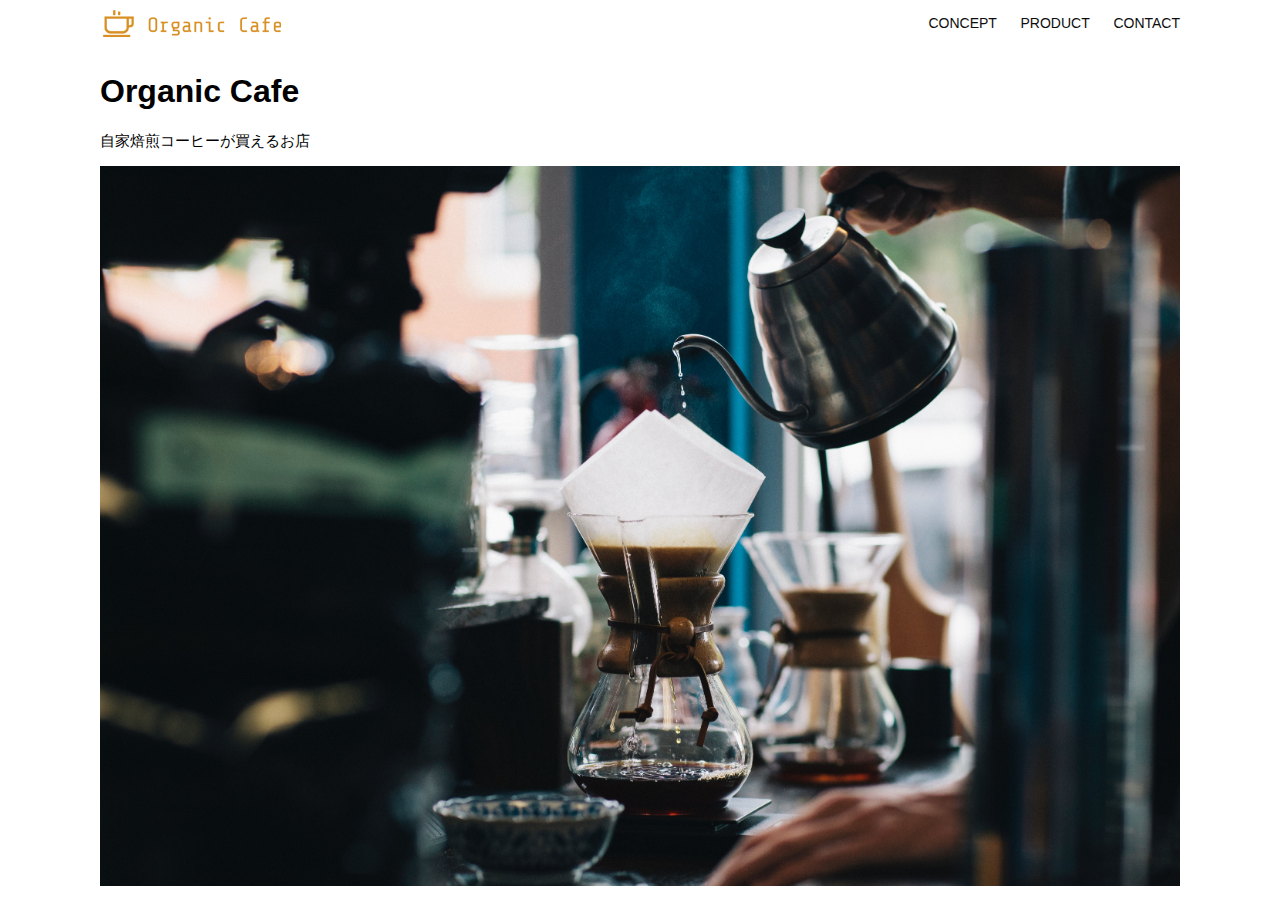
<file: html-css-kadai_013/index.html>
<!DOCTYPE html>
<html>
  <head>
    <title>Organic Cafe</title>
    <meta charset="UTF-8" />
    <meta name="description" content="自家焙煎のコーヒーがお家で楽しめるOrganic Cafe"/>
    <meta name="viewport" content="width=device-width, initial-scale=1.0" />
    <link rel="stylesheet" href="style.css" />
  </head>
  <body>
    <!-- ヘッダー -->
    <header>
      <!-- ロゴ -->
      <a href="index.html" id="logo"><img src="images/logo.png" alt="トップページに戻る"/></a>

      <!-- PC用ナビゲーション -->
      <nav id="nav-pc">
        <a href="index.html#concept">CONCEPT</a>
        <a href="index.html#product">PRODUCT</a>
        <a href="index.html#contact">CONTACT</a>
      </nav>
      <!-- スマホ用メニューボタン -->
    <img id="menu-sp" src="images/button-menu.png" alt="ナビゲーションを開く" onclick="document.getElementById('nav-sp').style.display = 'block'">

    <!-- スマホ用ナビゲーション -->
    <nav id="nav-sp">
      <ul>
        <li>
            <img id="close" src="images/button-close.png" alt="ナビゲーションを閉じる" onclick="document.getElementById('nav-sp').style.display = 'none'">
        </li>
        <li>
            <a id="logo-sp" href="index.html" onclick="document.getElementById('nav-sp').style.display = 'none'">
                <img src="images/logo-sp.png" alt="トップページに戻る">
            </a>
        </li>
        <li>
            <a class="menu" href="index.html#concept" onclick="document.getElementById('nav-sp').style.display = 'none'">CONCEPT</a>
        </li>
        <li>
            <a class="menu" href="index.html#product" onclick="document.getElementById('nav-sp').style.display = 'none'">PRODUCT</a>
        </li>
        <li>
            <a class="menu" href="index.html#contact" onclick="document.getElementById('nav-sp').style.display = 'none'">CONTACT</a>
        </li>
      </ul>
    </nav>
    </header>

    <main>
      <article>
        <!-- メインビジュアル -->
        <section id="main-visual">
          <div id="main-message">
            <h1>Organic Cafe</h1>
            <p>自家焙煎コーヒーが買えるお店</p>
          </div>
          <img src="images/main-image.jpg" alt="コーヒーをハンドドリップで淹れる画像"/>
        </section>
      </article>
    </main>
  </body>
</html>
</file>
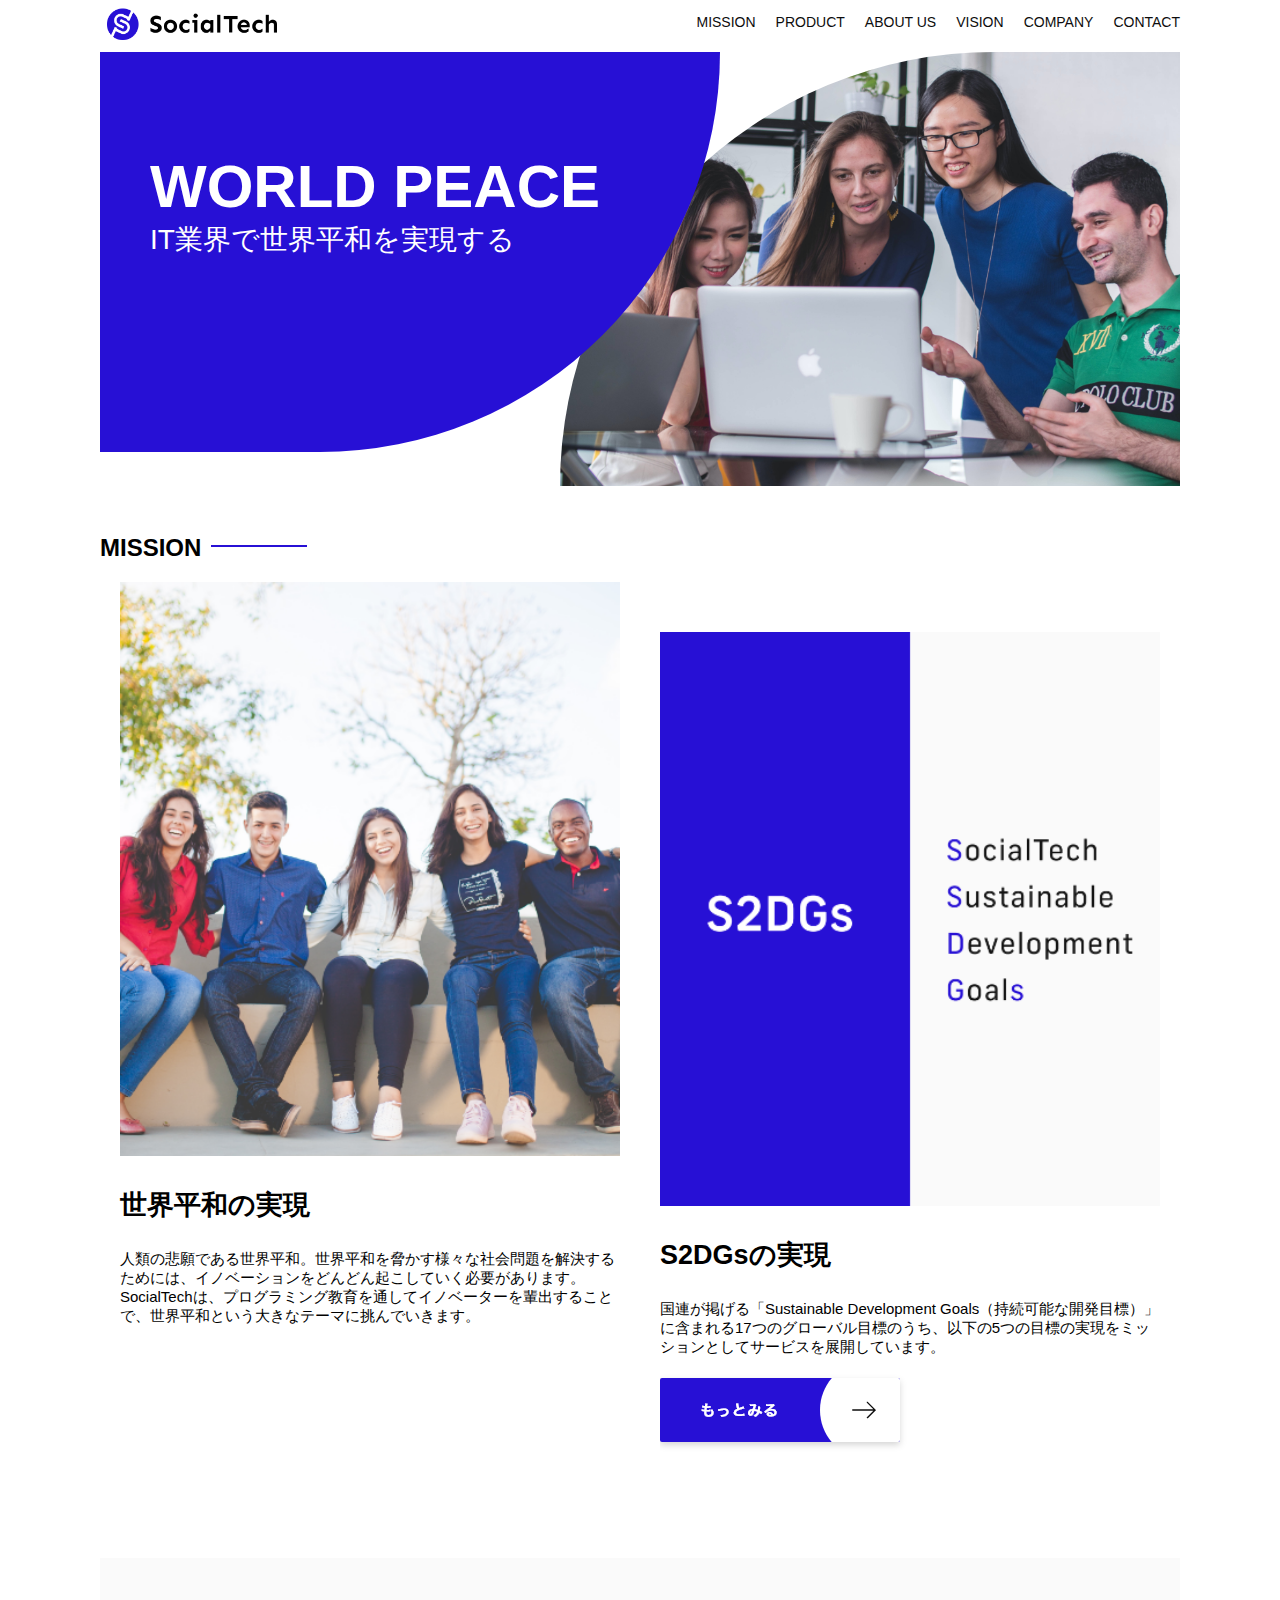
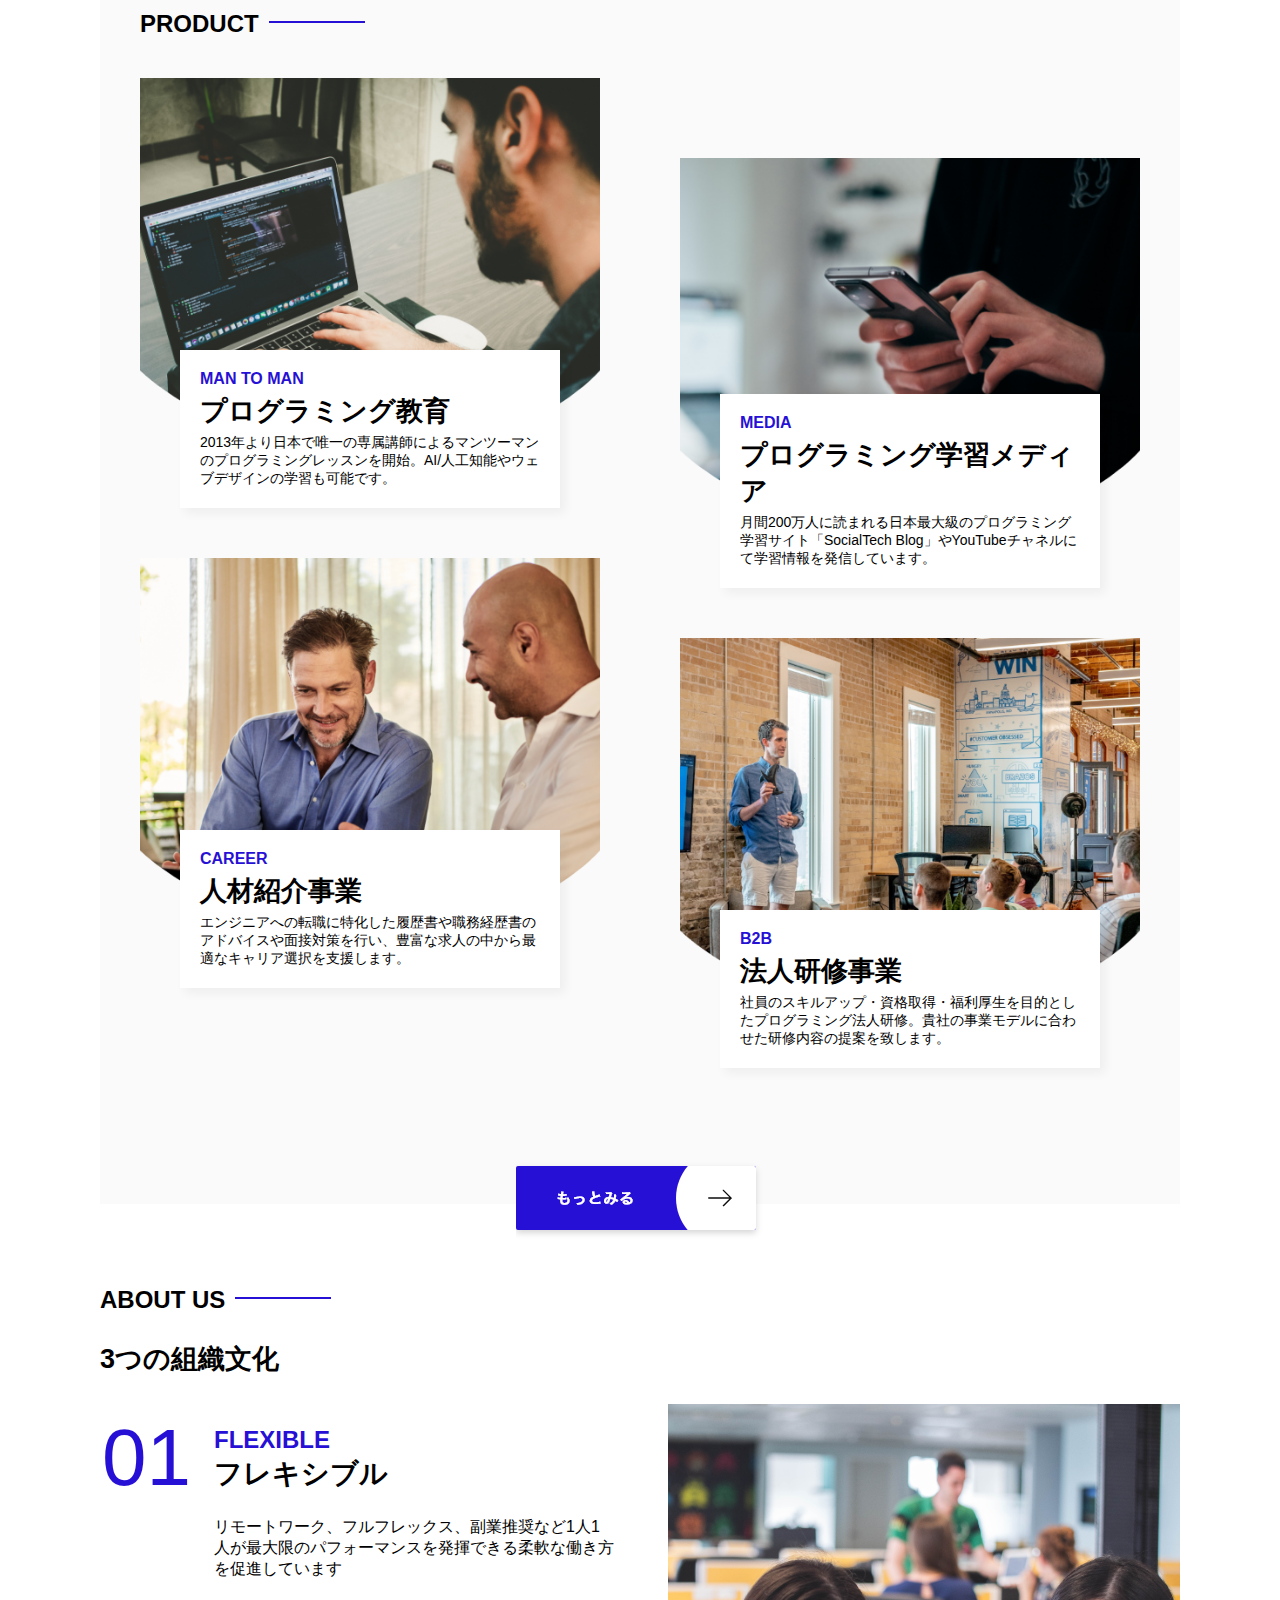
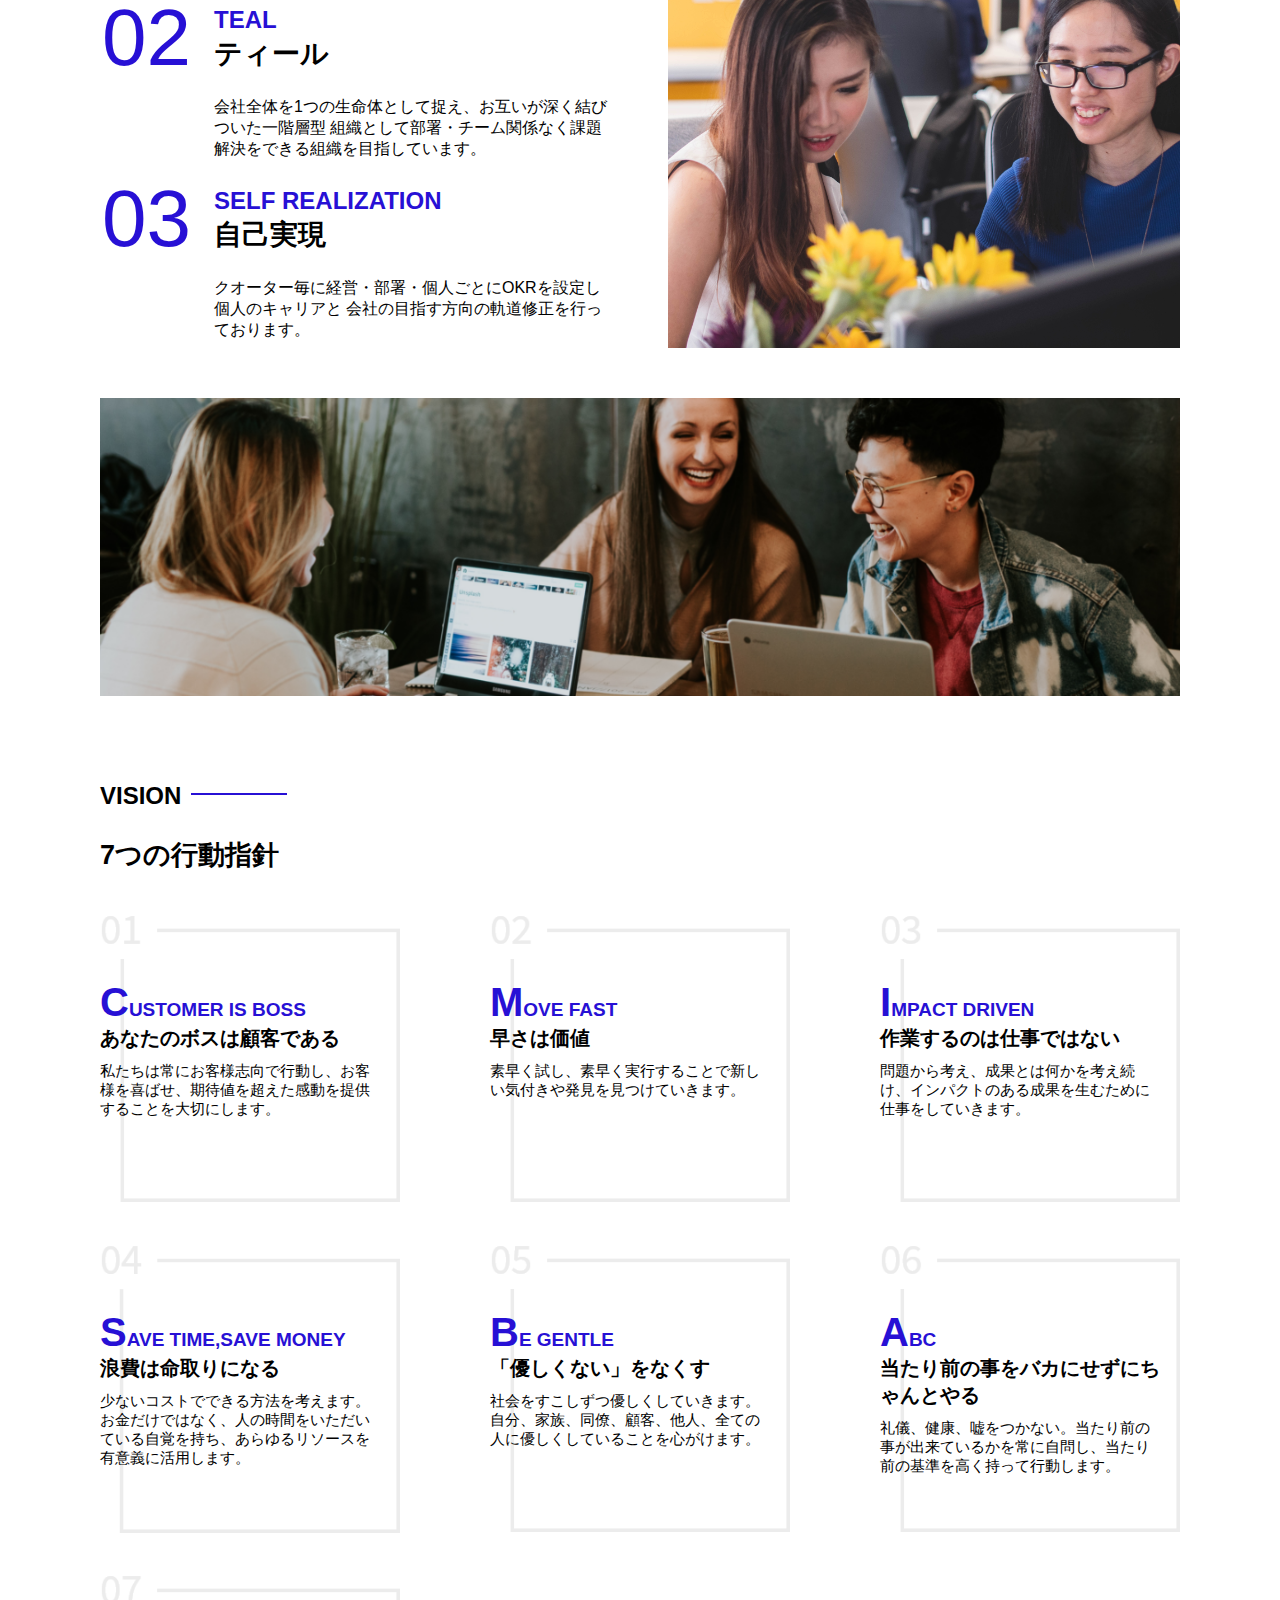
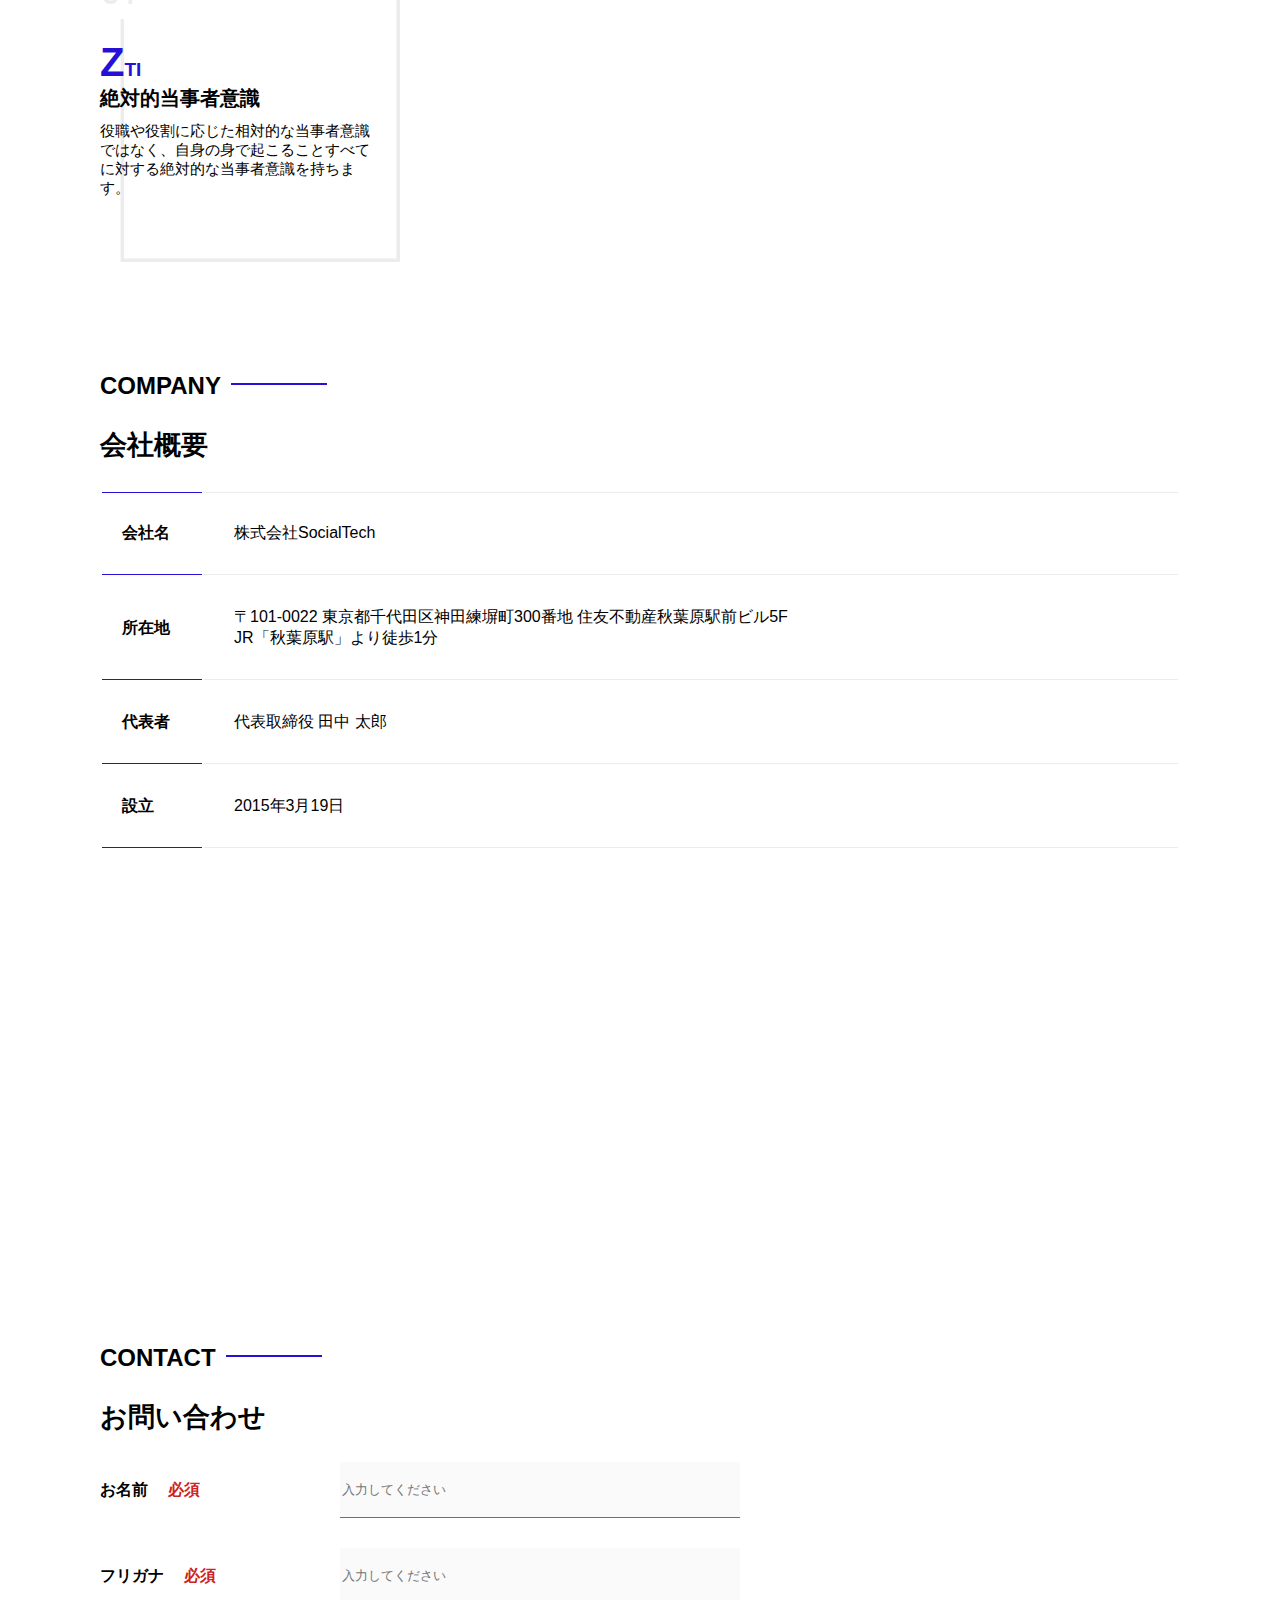
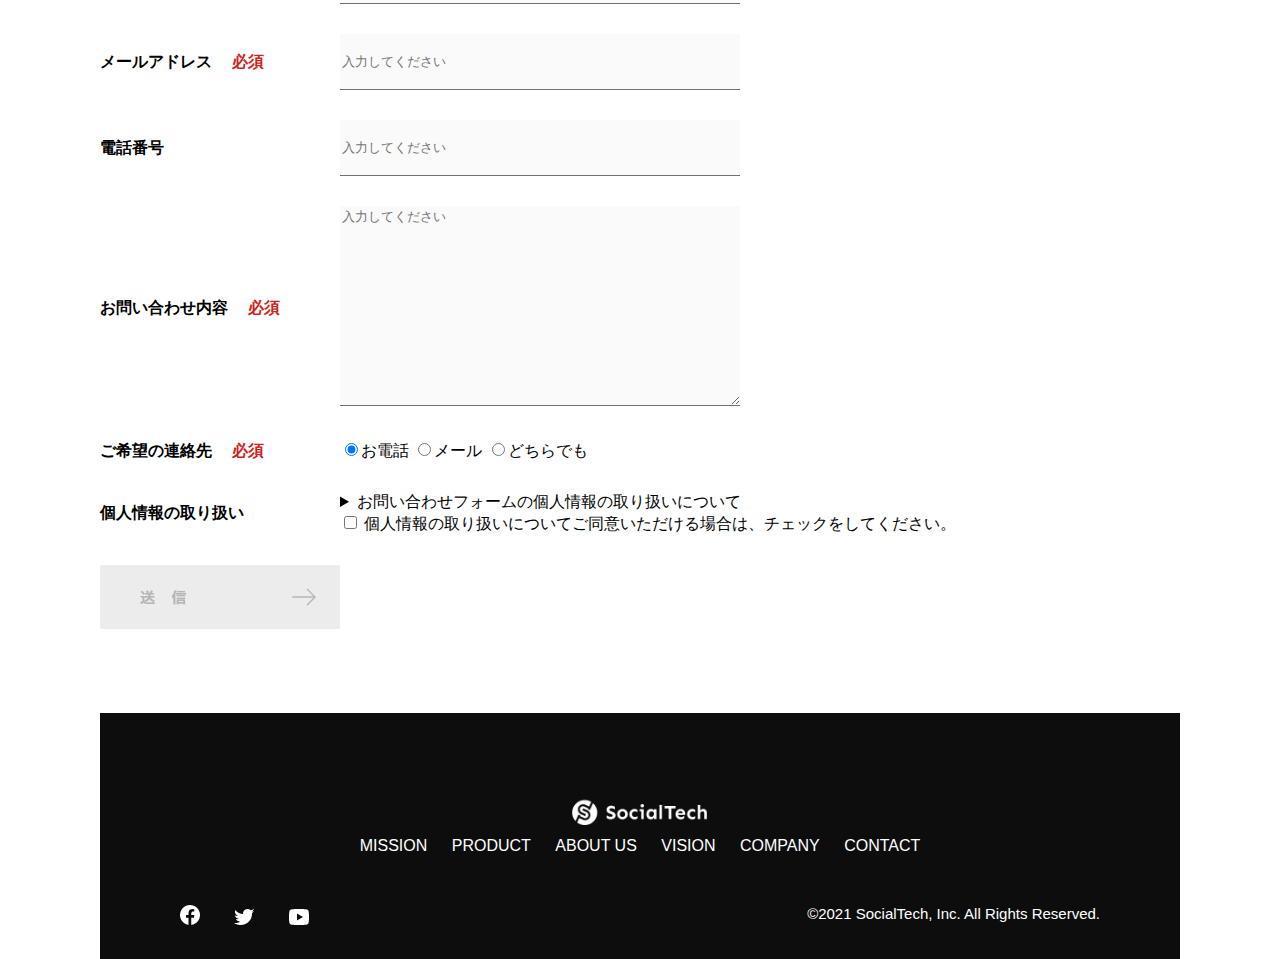
<file: kadai_tutorial_output/SOCIALTECH/index.html>
<!DOCTYPE html>
<html>
    <head>
        <title>SocialTech</title>
        <meta charset="UTF-8">
        <meta name="description" content="SocialTechはEdTech業界のリーディングカンパニーを目指します。">
        <meta name="viewport" content="width=device-width,initial-scale=1.0">
        <link rel="stylesheet" href="style.css">
    </head>

    <body>
        <!--ヘッダー-->
        <header>
            <!--ロゴ-->
            <a href="index.html" id="logo">
                <img src="images/logo.png" alt="トップページに戻る">
            </a>
            <!--PC用ナビゲーション-->
            <nav id="nav-pc">
                <ul>
                    <li><a href="mission.html">MISSION</a></li>
                    <li><a href="product.html">PRODUCT</a></li>
                    <li><a href="index.html#aboutus">ABOUT US</a></li>
                    <li><a href="index.html#vision">VISION</a></li>
                    <li><a href="index.html#company">COMPANY</a></li>
                    <li><a href="index.html#contact">CONTACT</a></li>
                </ul>
            </nav>

            <!-- スマホ用メニューボタン -->
            <button id="menu-sp" onclick="document.getElementById('nav-sp').style.display = 'block'">
                <img src="images/button-menu.png" alt="ナビゲーションを開く">
            </button>

            <!-- スマホ用ナビゲーション -->
            <div id="nav-sp">
                <button id="close" onclick="document.getElementById('nav-sp').style.display = 'none'">
                    <img src="images/button-close.png" alt="ナビゲーションを閉じる">
                </button>
  
                <nav>
                    <ul>
                        <li>
                            <a id="logo-sp" href="index.html" onclick="document.getElementById('nav-sp').style.display = 'none'"><img src="images/logo-sp.png" alt="トップページに戻る"></a>
                        </li>
                        <li><a class="menu" href="mission.html" onclick="document.getElementById('nav-sp').style.display = 'none'">MISSION</a></li>
                        <li><a class="menu" href="product.html" onclick="document.getElementById('nav-sp').style.display = 'none'">PRODUCT</a></li>
                        <li><a class="menu" href="index.html#aboutus" onclick="document.getElementById('nav-sp').style.display = 'none'">ABOUT US</a></li>
                        <li><a class="menu" href="index.html#vision" onclick="document.getElementById('nav-sp').style.display = 'none'">VISION</a></li>
                        <li><a class="menu" href="index.html#company" onclick="document.getElementById('nav-sp').style.display = 'none'">COMPANY</a></li>
                        <li><a class="menu" href="index.html#contact" onclick="document.getElementById('nav-sp').style.display = 'none'">CONTACT</a></li>
                    </ul>
                </nav>
                <div id="sns">
                    <a href="https://www.facebook.com/sejuku2013">
                        <img src="images/button-facebook.png" alt="Facebookのリンク">
                    </a>
                    <a href="https://twitter.com/samuraijuku">
                        <img src="images/button-twitter.png" alt="Twitterのリンク">
                    </a>
                    <a href="https://www.youtube.com/channel/UCCFOQO5aDK0xXam4cUQXT8g">
                        <img src="images/button-youtube.png" alt="YouTubeのリンク">
                    </a>
                </div>
            </div>
        </header>

            <main>
                <article>
                    <!--メインビジュアル-->
                    <section id="main-visual">
                        <div id="main-message">
                            <h1>WORLD PEACE</h1>
                            <p>IT業界で世界平和を実現する</p>
                        </div>
                        <img src="images/index/index-main.png" alt="PCの周りに集まる多国籍の仲間たち">
                    </section>
                    <!--ミッション-->
                    <section id="mission">
                        <h2 class="index-h2">MISSION</h2>
                        <div id="mission-flex">
                        <div>
                        <img id="mission-photo" src="images/index/index-mission.png" alt="屋外のベンチで写真を撮影する多国籍の仲間たち">
                            <h3>世界平和の実現</h3>
                            <p>
                            人類の悲願である世界平和。世界平和を脅かす様々な社会問題を解決するためには、イノベーションをどんどん起こしていく必要があります。SocialTechは、プログラミング教育を通してイノベーターを輩出することで、世界平和という大きなテーマに挑んでいきます。
                            </p>
                        </div>
                        <div>
                        <img id="s2dgs" src="images/index/s2dgs.png" alt="S2DGs">
                            <h3>S2DGsの実現</h3>
                            <p>国連が掲げる「Sustainable Development Goals（持続可能な開発目標）」に含まれる17つのグローバル目標のうち、以下の5つの目標の実現をミッションとしてサービスを展開しています。</p>
                        <a href="mission.html">
                        <img src="images/button-more.png" alt="もっとみる">
                        </a>
                        </div>
                        </div>
                    </section>
                    <!-- プロダクト -->
                    <section id="product">
                        <h2 class="index-h2">PRODUCT</h2>
                        <div class="product-flex">
                        <div id="product-left">
                            <div>
                                <img class="product-photo" src="images/index/index-mantoman.png" alt="PCでコードを書く男性">
                                <div class="product-explain">
                                  <span>MAN TO MAN</span>
                                  <h3>プログラミング教育</h3>
                                  <p>2013年より日本で唯一の専属講師によるマンツーマンのプログラミングレッスンを開始。AI/人工知能やウェブデザインの学習も可能です。</p>
                                </div>
                              </div>
                              <div>
                                <img class="product-photo" src="images/index/index-career.png" alt="笑顔で話し合う2人の男性">
                                <div class="product-explain">
                                  <span>CAREER</span>
                                  <h3>人材紹介事業</h3>
                                  <p>エンジニアへの転職に特化した履歴書や職務経歴書のアドバイスや面接対策を行い、豊富な求人の中から最適なキャリア選択を支援します。</p>
                                </div>
                              </div>
                        </div>
                        <div id="product-right">
                            <div>
                                <img class="product-photo" src="images/index/index-media.png" alt="スマートフォンを操作する人">
                                <div class="product-explain">
                                  <span>MEDIA</span>
                                  <h3>プログラミング学習メディア</h3>
                                  <p>月間200万人に読まれる日本最大級のプログラミング学習サイト「SocialTech Blog」やYouTubeチャネルにて学習情報を発信しています。</p>
                                </div>
                              </div>
                              <div>
                                <img class="product-photo" src="images/index/index-b2b.png" alt="講演中の男性とそれを聴く人々">
                                <div class="product-explain">
                                  <span>B2B</span>
                                  <h3>法人研修事業</h3>
                                  <p>社員のスキルアップ・資格取得・福利厚生を目的としたプログラミング法人研修。貴社の事業モデルに合わせた研修内容の提案を致します。</p>
                                </div>
                              </div>
                            </div>
                          </div>
                          <div id="product-more">
                            <a href="product.html">
                              <img src="images/button-more.png" alt="もっとみる">
                            </a>
                        </div>
                        </div>
                    </section>
                    <!--ABOUT US-->
                    <section id="aboutus">
                        <h2 class="index-h2">ABOUT US</h2>
                        <h3>3つの組織文化</h3>
                        <div>
                            <table class="culture-table">
                                <tr>
                                    <td class="culture-num">01</td>
                                    <th><span class="culture-en">FLEXIBLE</span><br>フレキシブル</th>
                                </tr>
                                <tr>
                                    <td>
                                        <!--空白のセル-->
                                    </td>
                                    <td class="culture-description">リモートワーク、フルフレックス、副業推奨など1人1人が最大限のパフォーマンスを発揮できる柔軟な働き方を促進しています</td>
                                </tr>
                                <tr>
                                    <td class="culture-num">02</td>
                                    <th><span class="culture-en">TEAL</span><br>ティール</th>
                                <tr>
                                    <td>
                                        <!--空のセル-->
                                    </td>
                                    <td class="culture-description">会社全体を1つの生命体として捉え、お互いが深く結びついた一階層型 組織として部署・チーム関係なく課題解決をできる組織を目指しています。</td>
                                </tr>
                                <tr>
                                    <td class="culture-num">03</td>
                                    <th><span class="culture-en">SELF REALIZATION</span><br>自己実現</th>
                                </tr>
                                <tr>
                                    <td>
                                        <!--空のセル-->
                                    </td>
                                    <td class="culture-description">クオーター毎に経営・部署・個人ごとにOKRを設定し個人のキャリアと 会社の目指す方向の軌道修正を行っております。</td>
                                </tr>
                            </table>
                            <img class="culture-img" src="images/index/index-aboutus1.png" alt="笑顔で話し合う2人の女性">
                        </div>
                        <img class="culture-img2" src="images/index/index-aboutus2.png" alt="笑顔で話し合う3人の男女">
                    </section>
                    <!--VISION-->
                    <section id="vision">
                        <h2 class="index-h2">VISION</h2>
                        <h3>7つの行動指針</h3>
                        <div>
                            <div class="vision-box">
                                <img src="images/index/vision-01.png" alt="01">
                                <div>
                                    <h4>CUSTOMER IS BOSS</h4>
                                    <h5>あなたのボスは顧客である</h5>
                                    <p>私たちは常にお客様志向で行動し、お客様を喜ばせ、期待値を超えた感動を提供することを大切にします。
                                    </p>
                                </div>
                            </div>
                                <div class="vision-box">
                                    <img src="images/index/vision-02.png" alt="02">
                                    <div>
                                        <h4>MOVE FAST</h4>
                                        <h5>早さは価値</h5>
                                        <p>素早く試し、素早く実行することで新しい気付きや発見を見つけていきます。</p>
                                    </div>
                                </div>
                                <div class="vision-box">
                                    <img src="images/index/vision-03.png" alt="03">
                                    <div>
                                        <h4>IMPACT DRIVEN</h4>
                                        <h5>作業するのは仕事ではない</h5>
                                        <p>問題から考え、成果とは何かを考え続け、インパクトのある成果を生むために仕事をしていきます。</p>
                                    </div>
                                </div>
                                <div class="vision-box">
                                    <img src="images/index/vision-04.png" alt="04">
                                    <div>
                                        <h4>SAVE TIME,SAVE MONEY</h4>
                                        <h5>浪費は命取りになる</h5>
                                        <p>少ないコストでできる方法を考えます。お金だけではなく、人の時間をいただいている自覚を持ち、あらゆるリソースを有意義に活用します。</p>
                                    </div>
                                </div>
                                <div class="vision-box">
                                    <img src="images/index/vision-05.png" alt="05">
                                    <div>
                                        <h4>BE GENTLE</h4>
                                        <h5>「優しくない」をなくす</h5>
                                        <p>社会をすこしずつ優しくしていきます。自分、家族、同僚、顧客、他人、全ての人に優しくしていることを心がけます。</p>
                                    </div>
                                </div>
                                <div class="vision-box">
                                    <img src="images/index/vision-06.png" alt="06">
                                    <div>
                                        <h4>ABC</h4>
                                        <h5>当たり前の事をバカにせずにちゃんとやる</h5>
                                        <p>礼儀、健康、嘘をつかない。当たり前の事が出来ているかを常に自問し、当たり前の基準を高く持って行動します。</p>
                                    </div>
                                </div>
                                <div class="vision-box">
                                    <img src="images/index/vision-07.png" alt="07">
                                    <div>
                                        <h4>ZTI</h4>
                                        <h5>絶対的当事者意識</h5>
                                        <p>役職や役割に応じた相対的な当事者意識ではなく、自身の身で起こることすべてに対する絶対的な当事者意識を持ちます。</p>
                                    </div>
                                </div>
                        </div>
                    </section>
                    <!--COMPANY-->
                    <section id="company">
                        <h2 class="index-h2">COMPANY</h2>
                        <h3>会社概要</h3>
                            <table id="company-table">
                                <tr>
                                    <th class="tableheader tableheader-first">会社名</th>
                                    <td class="cell cell-first">株式会社SocialTech</td>
                                </tr>
                                <tr>
                                    <th class="tableheader">所在地</th>
                                    <td class="cell">〒101-0022 東京都千代田区神田練塀町300番地 住友不動産秋葉原駅前ビル5F<br>JR「秋葉原駅」より徒歩1分</td>
                                </tr>
                                <tr>
                                    <th class="tableheader">代表者</th>
                                    <td class="cell">代表取締役 田中 太郎</td>
                                </tr>
                                <tr>
                                    <th class="tableheader">設立</th>
                                    <td class="cell">2015年3月19日</td>
                                </tr>
                            </table>
                            <iframe src="https://www.google.com/maps/embed?pb=!1m14!1m8!1m3!1d12960.275416078066!2d139.7746526!3d35.6999232!3m2!1i1024!2i768!4f13.1!3m3!1m2!1s0x60188fee13660e23%3A0x77137876edf742ac!2z5L2P5Y-L5LiN5YuV55Sj56eL6JGJ5Y6f6aeF5YmN44OT44Or!5e0!3m2!1sja!2sjp!4v1730595047774!5m2!1sja!2sjp" style="border:0;" allowfullscreen="" loading="lazy">
                            </iframe>
                    </section>
                    <!--お問い合わせフォーム-->
                    <section id="contact">
                        <h2 class="index-h2">CONTACT</h2>
                        <h3>お問い合わせ</h3>
                        <form>
                            <div>
                                <div class="contact-heading">
                                    <label class="contact-label">お名前<span class="contact-span">必須</span></label>
                                </div>
                                <div>
                                    <input type="text" name="name" placeholder="入力してください" class="contact-textbox">
                                </div>
                            </div>
                            <div>
                                <div class="contact-heading">
                                    <label class="contact-label">フリガナ<span class="contact-span">必須</span></label>
                                </div>
                                <div>
                                    <input type="text" name="hurigana" placeholder="入力してください" class="contact-textbox">
                                </div>
                            </div>
                            <div>
                                <div class="contact-heading">
                                    <label class="contact-label">メールアドレス<span class="contact-span">必須</span></label>
                                </div>
                                <div>
                                    <input type="text" name="email" placeholder="入力してください" class="contact-textbox">
                                </div>
                            </div>
                            <div>
                                <div class="contact-heading">
                                    <label class="contact-label">電話番号</label>
                                </div>
                                <div>
                                    <input type="text" name="tel" placeholder="入力してください" class="contact-textbox">
                                </div>
                            </div>
                            <div>
                                <div class="contact-heading">
                                    <label class="contact-label">お問い合わせ内容<span class="contact-span">必須</span></label>
                                </div>
                                <div>
                                    <textarea class="contact-textarea" placeholder="入力してください" name="message"></textarea>
                                </div>
                            </div>
                            <div>
                                <div class="contact-heading">
                                    <label class="contact-label">ご希望の連絡先<span class="contact-span">必須</span></label>
                                </div>
                                <div>
                                    <input class="radiobutton" type="radio" value="tel" name="contact" checked><label>お電話</label>
                                    <input class="radiobutton" type="radio" value="mail" name="contact"><label>メール</label>
                                    <input class="radiobutton" type="radio" value="both" name="contact"><label>どちらでも</label>
                                </div>
                            </div>
                            <div>
                                <div class="contact-heading">
                                    <label class="contact-label">個人情報の取り扱い</label>
                                </div>
                                <div>
                                    <details>
                                        <summary>お問い合わせフォームの個人情報の取り扱いについて</summary>
                                        <div>
                                            <dl>
                                                <dt>1.組織の名称又は氏名</dt>
                                                <dd>株式会社SocialTech</dd>
                                                <dt>2.個人情報保護管理者（若しくはその代理人）の氏名又は職名、所属及び連絡先</dt>
                                                <dd>
                                                    <p>鈴木 一郎 コーポレート部</p>
                                                    <p>メールアドレス:samurai@example.com</p>
                                                    <p>TEL:03-1234-5678</p>
                                                </dd>
                                                <dt>3.個人情報の利用目的</dt>
                                                <dd>
                                                    <ul>
                                                        <li>本サービス及び本サービスに関連する情報の提供又はそれらに関する連絡のため</li>
                                                        <li>ユーザーの本人確認のため</li>
                                                        <li>当社サービスのご案内のため</li>
                                                        <li>当社の商品等広告又は宣伝（電子メールによるものを含むものとします。）</li>
                                                    </ul>
                                                </dd>
                                                <dt>4.個人情報の取り扱い業務の委託</dt>
                                                <dd>個人情報の取り扱いの業務の全部または一部を外部に業務委託する場合があります。その際、弊社は個人情報を大切に保護できる管理体制を敷き実行していることを条件として委託先を厳選したうえで、機密保持契約を委託先と締結し、お客様の個人情報を厳密に管理させます。</dd>
                                                <dt>5.個人情報の開示等の請求</dt>
                                                <dd>
                                                    お客様は、弊社に対してご自身の個人情報の開示等（利用目的の通知、開示、内容の訂正・追加・削除、利用の停止または消去、第三者への提供の停止）に関して、当社問い合わせ窓口に申し出ることができます。<br>
                                                    その際、弊社はお客様ご本人を確認させていただいたうえで、合理的な期間内に対応いたします。<br>
                                                    なお、個人情報に関する弊社問い合わせ先は、次の通りです。
                                                </dd>
                                                <dd>
                                                    <p>株式会社SocialTech 個人情報問い合わせ窓口</p>
                                                    <p>〒150-0043 東京都千代田区神田練塀町300番地 住友不動産秋葉原駅前ビル5F</p>
                                                    <p>メールアドレス:samurai@example.com TEL:03-1234-5678</p>
                                                </dd>
                                                <dt>6.個人情報を提供させることの任意性について</dt>
                                                <dd>お客様がご自身の個人情報を提供されるか否かは、お客様のご判断によりますが、もしご提供されない場合には、適切なサービスが提供できない場合がありますので予めご了承ください。</dd>
                                            </dl>
                                        </div>
                                    </details>
                                    <input type="checkbox" name="agree">
                                    <span>個人情報の取り扱いについてご同意いただける場合は、チェックをしてください。</span>
                                </div>
                            </div>
                            <input type="image" src="images/button-submit.png" alt="送信する">
                        </form>
                    </section>
                </article>
            </main>
            <footer>
                <div id="footer-rogo">
                    <img src="images/logo-sp.png" alt="SocialTech">
                </div>
                <div id="footer-link">
                    <a href="mission.html">MISSION</a>
                    <a href="product.html">PRODUCT</a>
                    <a href="index.html#aboutus">ABOUT US</a>
                    <a href="index.html#vision">VISION</a>
                    <a href="index.html#company">COMPANY</a>
                    <a href="index.html#contact">CONTACT</a>
                  </div>
                  <div id="sns-footer">
                    <div class="sns-btns">
                      <a href="https://www.facebook.com/sejuku2013"><img src="images/button-facebook.png" alt="Facebookのリンク"></a>
                      <a href="https://twitter.com/samuraijuku"><img src="images/button-twitter.png" alt="Twitterのリンク"></a>
                      <a href="https://www.youtube.com/channel/UCCFOQO5aDK0xXam4cUQXT8g"><img src="images/button-youtube.png" alt="YouTubeのリンク"></a>
                    </div>
                    <p id="copyright">&copy;2021 SocialTech, Inc. All Rights Reserved.</p>
                  </div>
            </footer>
        </body>

</html>
</file>
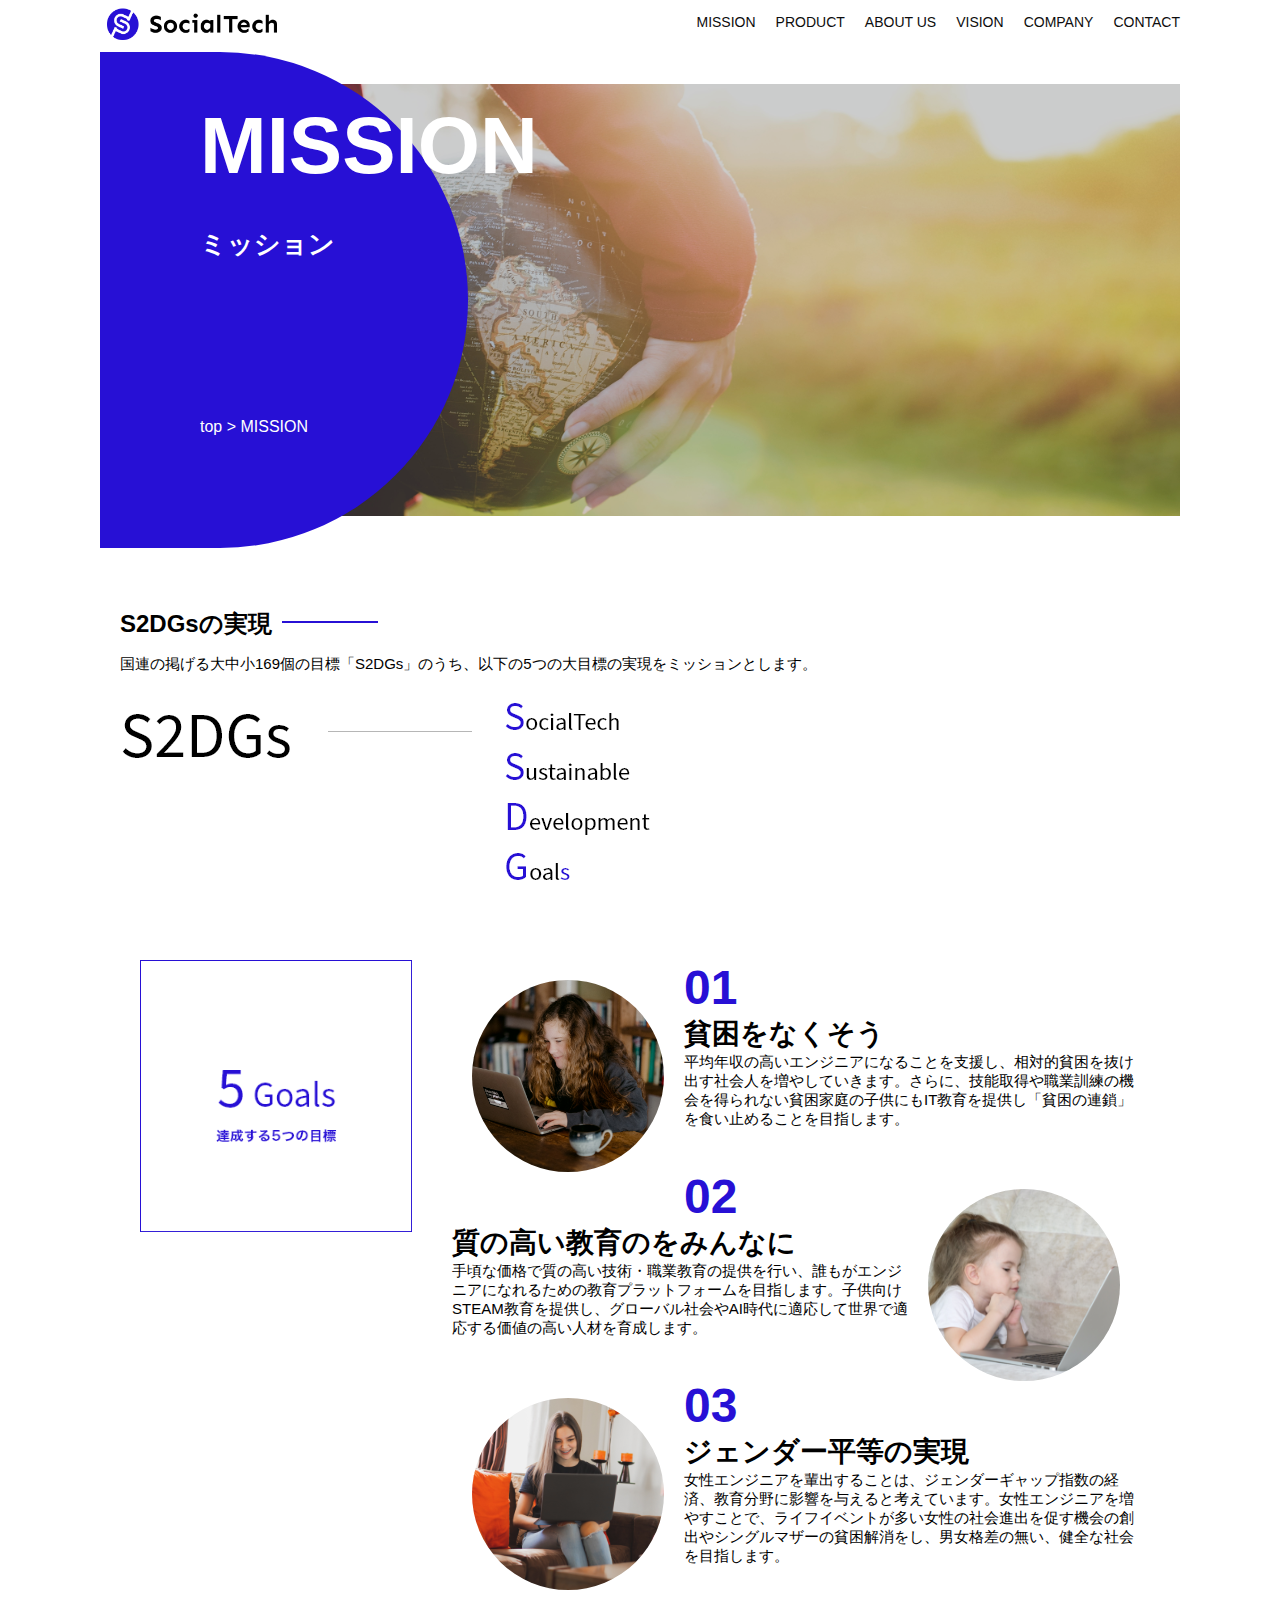
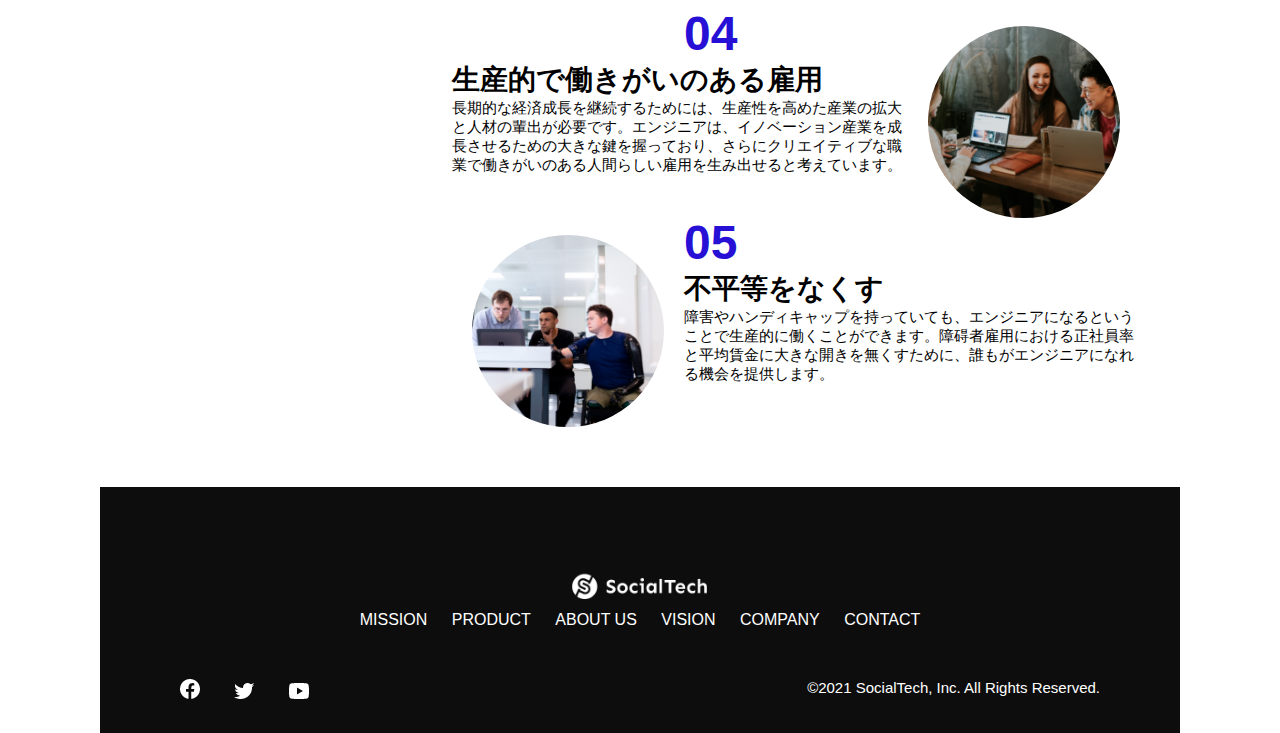
<file: kadai_tutorial_output/SOCIALTECH/mission.html>
<!DOCTYPE html>
<html>
    <head>
        <title>SocialTech - MISSION ミッション -</title>
        <meta charset="UTF-8">
        <meta name="description" content="SocialTechが目指す5つの目標（S2DGs）を紹介します">
        <meta name="viewport" content="widht=device-width,initial-scale=1.0">
        <link rel="stylesheet" href="style.css">
    </head>

    <body>
        <!--ヘッダー-->
        <header>
            <!--ロゴ-->
            <a href="index.html" id="logo">
                <img src="images/logo.png" alt="トップページに戻る">
            </a>

            <!--PC用ナビゲーション-->
            <nav id="nav-pc">
                <ul>
                    <li><a href="mission.html">MISSION</a></li>
                    <li><a href="product.html">PRODUCT</a></li>
                    <li><a href="index.html#aboutus">ABOUT US</a></li>
                    <li><a href="index.html#vision">VISION</a></li>
                    <li><a href="index.html#company">COMPANY</a></li>
                    <li><a href="index.html#contact">CONTACT</a></li>
                </ul>
            </nav>

            <!-- スマホ用メニューボタン -->
            <button id="menu-sp" onclick="document.getElementById('nav-sp').style.display = 'block'">
                <img src="images/button-menu.png" alt="ナビゲーションを開く">
            </button>

            <!-- スマホ用ナビゲーション -->
            <div id="nav-sp">
                <button id="close" onclick="document.getElementById('nav-sp').style.display = 'none'">
                    <img src="images/button-close.png" alt="ナビゲーションを閉じる">
                </button>
  
                <nav>
                    <ul>
                        <li>
                            <a id="logo-sp" href="index.html" onclick="document.getElementById('nav-sp').style.display = 'none'"><img src="images/logo-sp.png" alt="トップページに戻る"></a>
                        </li>
                        <li><a class="menu" href="mission.html" onclick="document.getElementById('nav-sp').style.display = 'none'">MISSION</a></li>
                        <li><a class="menu" href="product.html" onclick="document.getElementById('nav-sp').style.display = 'none'">PRODUCT</a></li>
                        <li><a class="menu" href="index.html#aboutus" onclick="document.getElementById('nav-sp').style.display = 'none'">ABOUT US</a></li>
                        <li><a class="menu" href="index.html#vision" onclick="document.getElementById('nav-sp').style.display = 'none'">VISION</a></li>
                        <li><a class="menu" href="index.html#company" onclick="document.getElementById('nav-sp').style.display = 'none'">COMPANY</a></li>
                        <li><a class="menu" href="index.html#contact" onclick="document.getElementById('nav-sp').style.display = 'none'">CONTACT</a></li>
                    </ul>
                </nav>
                <div id="sns">
                    <a href="https://www.facebook.com/sejuku2013">
                        <img src="images/button-facebook.png" alt="Facebookのリンク">
                    </a>
                    <a href="https://twitter.com/samuraijuku">
                        <img src="images/button-twitter.png" alt="Twitterのリンク">
                    </a>
                    <a href="https://www.youtube.com/channel/UCCFOQO5aDK0xXam4cUQXT8g">
                        <img src="images/button-youtube.png" alt="YouTubeのリンク">
                    </a>
                </div>
            </div>
        </header>
        
        
        <main>
            <article>
                <section id="mission-main">
                    <div class="mission-main-inner">
                        <div id="mission-title">
                            <h1>MISSION<br><span>ミッション</span></h1>
                            <p>top > MISSION</p>
                        </div>
                    </div>
                </section>

                <section id="mission-s2dgs">
                    <h2 class="mision-h2">S2DGsの実現</h2>
                    <p>国連の掲げる大中小169個の目標「S2DGs」のうち、以下の5つの大目標の実現をミッションとします。</p>
                    <img src="images/mission/mission-s2dgs.png" alt="S2DGs">
                </section>

                <section id="mission-five-goals">
                    <div class="five-goals-image">
                        <img src="images/mission/mission-5goals.png" alt="5Goals">
                    </div>
                    <div class="five-goals-read">
                        <div>
                            <img class="fivegoals-image-left" src="images/mission/mission-5goals01.png" alt="PCを操作する女の子">
                            <span class="fivegoals-number">01</span>
                            <h3 class="fivegoals-h3">貧困をなくそう</h3>
                            <p class="fivegoals-p">平均年収の高いエンジニアになることを支援し、相対的貧困を抜け出す社会人を増やしていきます。さらに、技能取得や職業訓練の機会を得られない貧困家庭の子供にもIT教育を提供し「貧困の連鎖」を食い止めることを目指します。</p>
                        </div>
                        <div>
                            <img class="fivegoals-image-right   " src="images/mission/mission-5goals02.png" alt="PCを見つめる小さい女の子">
                            <span class="fivegoals-number">02</span>
                            <h3 class="fivegoals-h3">質の高い教育のをみんなに</h3>
                            <p class="fivegoals-p">手頃な価格で質の高い技術・職業教育の提供を行い、誰もがエンジニアになれるための教育プラットフォームを目指します。子供向けSTEAM教育を提供し、グローバル社会やAI時代に適応して世界で適応する価値の高い人材を育成します。</p>
                        </div>
                        <div>
                            <img class="fivegoals-image-left" src="images/mission/mission-5goals03.png" alt="PCを操作する女性">
                            <span class="fivegoals-number">03</span>
                            <h3 class="fivegoals-h3">ジェンダー平等の実現</h3>
                            <p class="fivegoals-p">女性エンジニアを輩出することは、ジェンダーギャップ指数の経済、教育分野に影響を与えると考えています。女性エンジニアを増やすことで、ライフイベントが多い女性の社会進出を促す機会の創出やシングルマザーの貧困解消をし、男女格差の無い、健全な社会を目指します。</p>
                        </div>
                        <div>
                            <img class="fivegoals-image-right" src="images/mission/mission-5goals04.png" alt="笑顔で話し合う3人の男女">
                            <span class="fivegoals-number">04</span>
                            <h3 class="fivegoals-h3">生産的で働きがいのある雇用</h3>
                            <p class="fivegoals-p">長期的な経済成長を継続するためには、生産性を高めた産業の拡大と人材の輩出が必要です。エンジニアは、イノベーション産業を成長させるための大きな鍵を握っており、さらにクリエイティブな職業で働きがいのある人間らしい雇用を生み出せると考えています。</p>
                        </div>
                        <div>
                            <img class="fivegoals-image-left" src="images/mission/mission-5goals05.png" alt="障害を持つ男性が生き生きと働く様子">
                            <span class="fivegoals-number">05</span>
                            <h3 class="fivegoals-h3">不平等をなくす</h3>
                            <p class="fivegoals-p">障害やハンディキャップを持っていても、エンジニアになるということで生産的に働くことができます。障碍者雇用における正社員率と平均賃金に大きな開きを無くすために、誰もがエンジニアになれる機会を提供します。</p>
                        </div>




                    </div>
                </section>
            </article>
        </main>

        <footer>
            <div id="footer-rogo">
                <img src="images/logo-sp.png" alt="SosialTech">
            </div>
            <div id="footer-link">
                <a href="mission.html">MISSION</a>
                <a href="product.html">PRODUCT</a>
                <a href="index.html#aboutus">ABOUT US</a>
                <a href="index.html#vision">VISION</a>
                <a href="index.html#company">COMPANY</a>
                <a href="index.html#contact">CONTACT</a>
            </div>
            <div id="sns-footer">
                <div class="sns-btns">
                    <a href="https://www.facebook.com/sejuku2013"><img src="images/button-facebook.png" alt="Facebookのリンク"></a>
                    <a href="https://twitter.com/samuraijuku"><img src="images/button-twitter.png" alt="Twitterのリンク"></a>
                    <a href="https://www.youtube.com/channel/UCCFOQO5aDK0xXam4cUQXT8g"><img src="images/button-youtube.png" alt="YouTubeのリンク"></a>
                </div>
                <p id="copyright">&copy;2021 SocialTech, Inc. All Rights Reserved.</p>
            </div>
        </footer>
    </body>

</html>
</file>
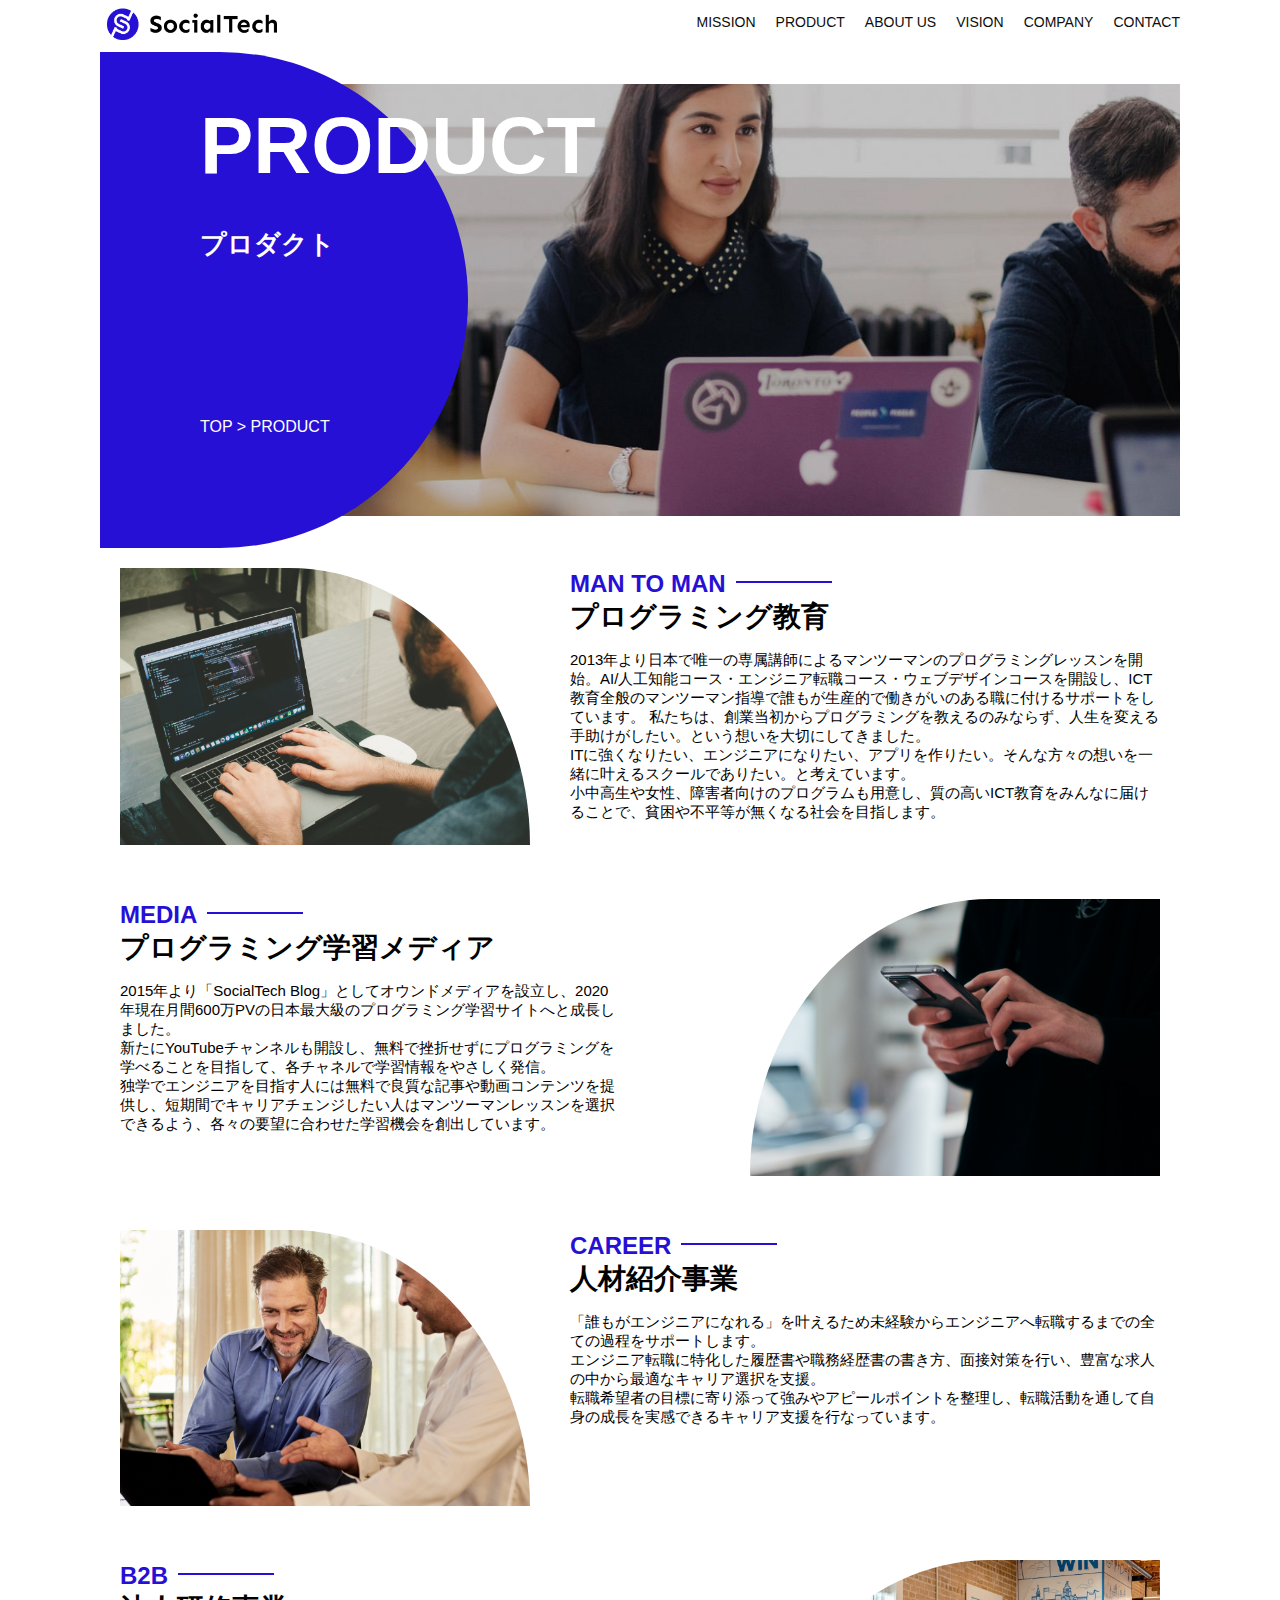
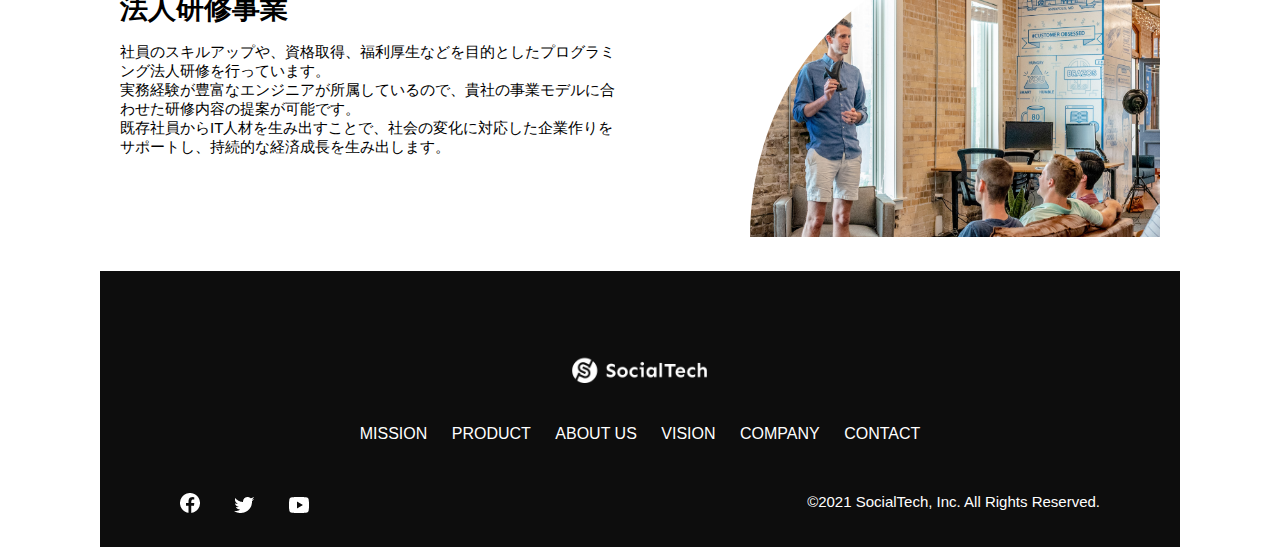
<file: kadai_tutorial_output/SOCIALTECH/product.html>
<!DOCTYPE html>
<html>
    <head>
        <title>SocialTech -PRODUCT プロダクト-</title>
        <meta charset="utf-8">
        <meta name="description" content="SocialTechの4つのプロダクトを紹介します">
        <meta name="viewport" content="width=device-width, initial-scale=1.0">
        <link rel="stylesheet" href="style.css">
    </head>
  
    <body>
        <!-- ヘッダー -->
        <header>
            <!-- ロゴ -->
            <a href="index.html" id="logo">
                <img src="images/logo.png" alt="トップページに戻る">
            </a>
  
        <!-- PC用ナビゲーション -->
        <nav id="nav-pc">
            <ul>
                <li><a href="mission.html">MISSION</a></li>
                <li><a href="product.html">PRODUCT</a></li>
                <li><a href="index.html#aboutus">ABOUT US</a></li>
                <li><a href="index.html#vision">VISION</a></li>
                <li><a href="index.html#company">COMPANY</a></li>
                <li><a href="index.html#contact">CONTACT</a></li>
            </ul>
        </nav>
  
        <!-- スマホ用メニューボタン -->
        <button id="menu-sp" onclick="document.getElementById('nav-sp').style.display = 'block'">
            <img src="images/button-menu.png" alt="ナビゲーションを開く">
        </button>
  
        <!-- スマホ用ナビゲーション -->
        <div id="nav-sp">
            <button id="close" onclick="document.getElementById('nav-sp').style.display = 'none'">
                <img src="images/button-close.png" alt="ナビゲーションを閉じる">
            </button>
  
            <nav>
                <ul>
                <li>
                    <a id="logo-sp" href="index.html" onclick="document.getElementById('nav-sp').style.display = 'none'"><img src="images/logo-sp.png" alt="トップページに戻る"></a>
                </li>
                <li><a class="menu" href="mission.html" onclick="document.getElementById('nav-sp').style.display = 'none'">MISSION</a></li>
                <li><a class="menu" href="product.html" onclick="document.getElementById('nav-sp').style.display = 'none'">PRODUCT</a></li>
                <li><a class="menu" href="index.html#aboutus" onclick="document.getElementById('nav-sp').style.display = 'none'">ABOUT US</a></li>
                <li><a class="menu" href="index.html#vision" onclick="document.getElementById('nav-sp').style.display = 'none'">VISION</a></li>
                <li><a class="menu" href="index.html#company" onclick="document.getElementById('nav-sp').style.display = 'none'">COMPANY</a></li>
                <li><a class="menu" href="index.html#contact" onclick="document.getElementById('nav-sp').style.display = 'none'">CONTACT</a></li>
                </ul>
            </nav>
            <div id="sns">
                <a href="https://www.facebook.com/sejuku2013">
                    <img src="images/button-facebook.png" alt="Facebookのリンク">
                </a>
                <a href="https://twitter.com/samuraijuku">
                    <img src="images/button-twitter.png" alt="Twitterのリンク">
                </a>
                <a href="https://www.youtube.com/channel/UCCFOQO5aDK0xXam4cUQXT8g">
                    <img src="images/button-youtube.png" alt="YouTubeのリンク">
                </a>
            </div>
        </div>
        </header>
  
        <main>
            <article>
                <section id="product-main">
                    <div class="product-main-inner">
                        <div id="product-title">
                            <h1>PRODUCT<br><span>プロダクト</span></h1>
                            <p>TOP > PRODUCT</p>
                    </div>
                    </div>
                </section>
                <section class="product-section product-section-left">
                    <div class="product-section-img">
                        <img src="images/product/product-mantoman.png" alt="PCでコードを書く男性">
                    </div>
                    <div class="product-read">
                        <h2 class="product-h2">MAN TO MAN</h2>
                        <h3 class="product-h3">プログラミング教育</h3>
                        <p>
                        2013年より日本で唯一の専属講師によるマンツーマンのプログラミングレッスンを開始。AI/人工知能コース・エンジニア転職コース・ウェブデザインコースを開設し、ICT教育全般のマンツーマン指導で誰もが生産的で働きがいのある職に付けるサポートをしています。 私たちは、創業当初からプログラミングを教えるのみならず、人生を変える手助けがしたい。という想いを大切にしてきました。<br>ITに強くなりたい、エンジニアになりたい、アプリを作りたい。そんな方々の想いを一緒に叶えるスクールでありたい。と考えています。<br>小中高生や女性、障害者向けのプログラムも用意し、質の高いICT教育をみんなに届けることで、貧困や不平等が無くなる社会を目指します。
                        </p>
                    </div>
                </section>
          
                <section class="product-section product-section-right">
                    <div class="product-read">
                        <h2 class="product-h2">MEDIA</h2>
                        <h3 class="product-h3">プログラミング学習メディア</h3>
                        <p>2015年より「SocialTech Blog」としてオウンドメディアを設立し、2020年現在月間600万PVの日本最大級のプログラミング学習サイトへと成長しました。<br>新たにYouTubeチャンネルも開設し、無料で挫折せずにプログラミングを学べることを目指して、各チャネルで学習情報をやさしく発信。<br>独学でエンジニアを目指す人には無料で良質な記事や動画コンテンツを提供し、短期間でキャリアチェンジしたい人はマンツーマンレッスンを選択できるよう、各々の要望に合わせた学習機会を創出しています。</p>
                    </div>
                    <div class="product-section-img">
                        <img src="images/product/product-media.png" alt="スマートフォンを操作する人">
                    </div>
                </section>
          
                <section class="product-section product-section-left">
                    <div class="product-section-img">
                        <img src="images/product/product-career.png" alt="笑顔で話し合う2人の男性">
                    </div>
                    <div class="product-read">
                        <h2 class="product-h2">CAREER</h2>
                        <h3 class="product-h3">人材紹介事業</h3>
                        <p>「誰もがエンジニアになれる」を叶えるため未経験からエンジニアへ転職するまでの全ての過程をサポートします。<br>エンジニア転職に特化した履歴書や職務経歴書の書き方、面接対策を行い、豊富な求人の中から最適なキャリア選択を支援。<br>転職希望者の目標に寄り添って強みやアピールポイントを整理し、転職活動を通して自身の成長を実感できるキャリア支援を行なっています。<br></p>
                    </div>
                </section>
          
                <section class="product-section product-section-right">
                    <div class="product-read">
                        <h2 class="product-h2">B2B</h2>
                        <h3 class="product-h3">法人研修事業</h3>
                        <p>社員のスキルアップや、資格取得、福利厚生などを目的としたプログラミング法人研修を行っています。<br>実務経験が豊富なエンジニアが所属しているので、貴社の事業モデルに合わせた研修内容の提案が可能です。<br>既存社員からIT人材を生み出すことで、社会の変化に対応した企業作りをサポートし、持続的な経済成長を生み出します。</p>
                    </div>
                    <div class="product-section-img">
                        <img src="images/product/product-b2b.png" alt="講演中の男性とそれを聴く人々">
                    </div>
                </section>
            </article>
        </main>
  
        <footer>
            <div id="footer-logo">
                <img src="images/logo-sp.png" alt="SocialTech">
            </div>
            <div id="footer-link">
                <a href="mission.html">MISSION</a>
                <a href="product.html">PRODUCT</a>
                <a href="index.html#aboutus">ABOUT US</a>
                <a href="index.html#vision">VISION</a>
                <a href="index.html#company">COMPANY</a>
                <a href="index.html#contact">CONTACT</a>
            </div>
            <div id="sns-footer">
                <div class="sns-btns">
                    <a href="https://www.facebook.com/sejuku2013"><img src="images/button-facebook.png" alt="Facebookのリンク"></a>
                    <a href="https://twitter.com/samuraijuku"><img src="images/button-twitter.png" alt="Twitterのリンク"></a>
                    <a href="https://www.youtube.com/channel/UCCFOQO5aDK0xXam4cUQXT8g"><img src="images/button-youtube.png" alt="YouTubeのリンク"></a>
                </div>
                <p id="copyright">&copy;2021 SocialTech, Inc. All Rights Reserved.</p>
            </div>
        </footer>
      
    </body>
  </html>
</file>
<file: html-css-kadai_013/style.css>
/* PC、スマホ共通スタイル */
body {
  font-family: "Source Sans Pro", "Hiragino Kaku Gothic ProN", Meiryo, Arial,
    sans-serif;
}

p {
  font-size: 15px;
}

#main-visual>img {
  width: 100%;
}

/*================
PC用のスタイル 
=================*/
@media screen and (min-width: 768px) {
  /* 横幅設定 */
  body {
    max-width: 1080px;
    min-width: 960px;
    margin: 0 auto 0 auto;
  }

  /* ヘッダー */
  header {
    display: flex;
    justify-content: space-between;
  }

  /* ナビゲーションのレイアウト */
  #nav-pc {
    text-align: right;
    font-size: 14px;
    padding-top: 15px;
  }

  /* ナビゲーションのリンクの装飾設定 */
  #nav-pc>a {
    text-decoration: none;
    margin-left: 20px;
  }

  #nav-pc>a:link {
    color: #0d0d0d;
  }

  #nav-pc>a:visited {
    color: #0d0d0d;
  }

  #nav-pc>a:hover {
    color: #0d0d0d;
    text-decoration: underline;
  }

  #nav-pc>a:active {
    color: #0d0d0d;
  }
}
/* PCの画面幅の場合、スマホのナビゲーションを非表示 */
#nav-sp{
    display: none;
}
@media screen and (min-width:768px){
    #menu-sp{
        display: none;
    }
    #nav-sp{
        display: none;
    }
}

/*================
スマホ用のスタイル 
=================*/
@media screen and (max-width: 767px) {
    body {
        min-width: 375px;
        margin: 0;
    }
    /* PCナビゲーションを非表示にする */
    #nav-pc {
        display: none;
    }
    /* ハンバーガーメニューの表示 */
    #menu-sp {
        float: right;
        padding: 0;
    }
    /* スマホ用ナビゲーション */
    #nav-sp {
        background-color: #ce933e;
        position: absolute;
        left: 0;
        top: 0;
        height: 100%;
        width: 100%;
        display: none;
        z-index: 100;
    }
    #nav-sp ul {
        padding-left: 0;
    }
    #nav-sp li {
        list-style: none;
    }
    /* ×ボタン */
    #close {
        position: absolute;
        top: 20px;
        right: 20px;
    }
    /* ナビゲーションメニュー用ロゴ */
    #logo-sp {
        margin: 80px 0px 30px 20px;
    }
    #nav-sp a {
        display: block;
    }
    #nav-sp a:link {
        color: #ffffff;
    }
    #nav-sp a:visited {
        color: #ffffff;
    }
    #nav-sp a:hover {
        color: #ffffff;
        text-decoration: underline;
    }
    #nav-sp a:active{
        color: #ffffff;
    }
    #nav-sp .menu {
        text-decoration: none;
        display: block;
        margin: 0 20px 0 20px;
        height: 44px;
        font-size:  16px;
        background-image: url(images/arrow.png);
        background-repeat: no-repeat;
        background-position: right top;
    }
}
</file>
<file: kadai_tutorial_output/SOCIALTECH/style.css>
/* PC、スマホ共通スタイル */
*{
    box-sizing: border-box;
}
p{
    font-size: 15px;
}
body{
    max-width: 1080px;
    margin: 0 auto 0 auto;
    font-family: "Source Sans Pro","Hiragino Kaku Gothic ProN",Meiryo,Arial,sans-serif;
}

/* ヘッダー */
header{
    display: flex;
    justify-content: space-between;
}

/* ナビゲーションのレイアウト */
#nav-pc{
    font-size: 14px;
}
#nav-pc ul{
    display: flex;
    padding-left: 0;
}
#nav-pc li{
    list-style: none;
}

/* ナビゲーションのリンクの装飾設定 */
#nav-pc a{
    text-decoration: none;
    margin-left: 20px;
    color: #0d0d0d;
}
#nav-pc a:hover{
    text-decoration: underline;
}

/* スマホ用ナビを非表示 */
#nav-sp,
#menu-sp{
    display: none;
}

/* メインビジュアル */
#main-visual{
    position: relative;
    height: 400px;
}
#main-message {
    position: absolute;
    top: 0;
    left: 0;
    background-color: #2710d5;
    color: #ffffff;
    border-radius: 0 0 476px 0;
    max-width: 620px;
    height: 100%;
    width: 100%;
    z-index: 11;
}
#main-message h1{
    font-size: 60px;
    margin: 100px 0 0 50px;
}
#main-message > p{
    font-size: 28px;
    margin: 0 0 0 50px;
}
#main-visual > img{
    max-width: 620px;
    border-radius: 476px 0 0 0;
    position: absolute;
    top: 0;
    right: 0;
    z-index: 10;
}

/* 見出し */
h2{
    margin: 40px 0 0 0;
}
h2::after{
    content: url("images/line.png");
    margin-left: 10px;
}
h3{
    font-size: 27px;
}

/* ミッション */
#mission{
    margin: 80px auto 80px auto;
}
#mission-flex{
    display: flex;
}
#mission-flex > div{
    width: 50%;
    margin: 20px;
}
#mission-photo{
    width: 100%;
}
#s2dgs{
    margin-top: 50px;
    width: 100%;
}

/* プロダクト */
#product{
    background-color: #fafafa;
    margin: 80px 0 80px 0;
    padding: 10px 40px 0px 40px;
}

/* 外枠 */
#product .product-flex{
    margin-top: 40px;
    display: flex;
}

/* 左のカラム */
#product-left{
    width: 50%;
    margin-right: 20px;
}

/* 右のカラム */
#product-right{
    width: 50%;
    margin-left: 20px;
    margin-top: 80px;
}

/* 画像＋説明の枠 */
#product-left>div{
    position: relative;
    height: 480px;
    margin-right: 20px;
}
#product-right>div{
    position: relative;
    height: 480px;
    margin-left: 20px;
}

/* 画像 */
.product-photo{
    width: 100%;
}

/* 説明文の枠 */
.product-explain{
    background-color: #ffffff;
    position: absolute;
    left: 0;
    bottom: 50px;
    margin: 0 40px 0 40px;
    padding: 20px;
    box-shadow: 5px 5px 10px rgba(0,0,0,0.05);
}

/* 説明文の英語 */
.product-explain > span{
    color: #2710d5;
    font-weight: bold;
    font-size: 16px;
    margin: 0px;
}

/* 説明文の見出し */
.product-explain > h3{
    margin: 5px 0 5px 0;
}

/* 説明文 */
.product-explain > p{
    font-size: 14px;
    margin: 0;
}

/* もっと見るボタン */
#product-more{
    text-align: center;
}
#product-more a{
    position: relative;
    bottom: -42px;
}

/* ABOUT US */
#aboutus{
    margin: 80px auto 80px auto;
}

/* 3つの組織文化と画像を入れる枠 */
#aboutus>div{
    display: flex;
}

/* 画像 */
.culture-img{
    width: 50%;
    align-self: flex-start;
}
.culture-img2{
    margin-top: 50px;
    width: 100%;
}

/* 3つの組織文化の表 */
.culture-table{
    margin-right: 50px;
}

/* 番号 */
.culture-num{
    font-size: 80px;
    color: #2710d5;
    padding: 0 20px 0 0;
}

/* 見出し */
.culture-table th{
    text-align: left;
    font-size: 28px;
    font-weight: bold;
}

/* 組織文化英語 */
.culture-en {
    color: #2710d5;
    font-size: 24px;
}
  
/* 説明文 */
.culture-description {
    margin: 0;
}

/* ビジョン */
#vision{
    margin: 80px auto 80px auto;
}

/* セクション内の外枠 */
#vision>div{
    display: flex;
    justify-content: space-between;
    flex-wrap: wrap;
}

/* 7つの行動指針の枠 */
.vision-box{
    width: 300px;
    height: 300px;
    margin-bottom: 30px;
    position: relative;
}
.vision-box>img{
    width: 100%;
    position: relative;
    z-index: 30;
}
.vision-box>div{
    position: absolute;
    top: 0;
    left: 0;
    z-index: 31;
    margin-right: 20px;
}
.vision-box>div>h4{
    color: #2710d5;
    font-size: 19px;
    margin: 80px 0 0 0;
}
.vision-box>div>h4::first-letter{
    font-size: 40px;
}
.vision-box>div>h5{
    font-size: 20px;
    margin: 0 0 0 0;
}
.vision-box>div>p{
    margin: 10px 0 0 0;
}

/* 会社概要 */
#company{
    margin: 80px auto 80px auto;
}
#company-table{
    width: 100%;
}
.tableheader{
    text-align: left;
    padding: 20px;
    border-bottom-color: #2710d5;
    border-bottom-width: 1px;
    border-bottom-style: solid;
    width: 100px;
}
.tableheader-first{
    border-top-color: #2710d5;
    border-top-width: 1px;
    border-top-style: solid;
}
.cell{
    padding: 30px;
    border-bottom-color: #ececec;
    border-bottom-width: 1px;
    border-bottom-style: solid;
}
.cell-first{
    border-top-color: #ececec;
    border-top-width: 1px;
    border-top-style: solid;
}
#company>iframe{
    width: 100%;
    height: 368px;
    margin-top: 40px;
}

/* お問い合わせ */
#contact{
    margin: 80px auto 80px auto;
}

/* 外枠 */
#contact>form>div{
    display: flex;
    flex-direction: row;
    flex-wrap: wrap;
    padding-bottom: 30px;
}

/* 左列の見出し */
.contact-heading{
    width: 240px;
    align-self: center;
}

/* 見出しのラベル */
.contact-label{
    font-weight: bold;
}

/* 必須 */
.contact-span{
    color: #ce2222;
    margin: 0 0 0 20px;
    font-weight: bold;
}

/* テキストボックス */
.contact-textbox{
    border-top: 0px;
    border-left: 0px;
    border-right: 0px;
    border-bottom-width: 1px;
    border-bottom-color: #707070;
    border-style: solid;
    background-color: #fafafa;
    width: 400px;
    height: 56px;
}

/* お問い合わせ内容のテキストエリア */
.contact-textarea{
    border-top: 0px;
    border-left: 0px;
    border-right: 0px;
    border-bottom-width: 1px;
    border-bottom-color: #707070;
    background-color: #fafafa;
    width: 400px;
    height: 200px;
}

/* 個人情報の取り扱い */
#contact dt{
    font-weight: bold;
}
#contact dd{
    margin: 0 0 16px 0;
} 
#contact dd p{
    margin: 0;
}
#contact dd ul{
    padding-left: 0;
}
#contact dd li{
    margin-bottom: 0;
    list-style: none;
}

/* フッター */
footer{
    background-color: #0d0d0d;
    text-align: center;
    padding: 80px 80px 30px 80px;
}
#footer-logo{
    margin-bottom: 30px;
}
#footer-link {
    margin-bottom: 50px;
}
#footer-link > a {
    text-decoration: none;
    margin: 10px;
    color: #ffffff;
}
  
#footer-link > a:hover {
    text-decoration: underline;
}
#sns-footer{
    display: flex;
    justify-content: space-between;
    text-align: left;
}
#sns-footer a{
    margin-right: 30px;
}
#copyright{
    color: #ffffff;
    margin: 0;
}

/* mission.html用スタイル */
/* ミッションのメインビジュアル */
.mission-main-inner{
    background-image: url("images/mission/mission-main.png");
    background-repeat: no-repeat;
    background-position-y: center;
}
#mission-title{
    background-color: #2710d5;
    width:368px;
    color: #ffffff;
    height: 496px;
    border-radius: 0 248px 248px 0;
    position: relative;
}
#mission-title h1{
    position: absolute;
    top: 0;
    left: 100px;
    font-size: 80px;
    line-height: 1;
}
#mission-title h1 span{
    font-size: 26px;
}
#mission-title > p{
    position: absolute;
    top: 350px;
    left: 100px;
    font-size: 16px;
}

/* ミッションページ　S2DGSの設定 */
#mission-s2dgs{
    padding: 20px;
}
.mission-h2{
    color: #2710d5;
    font-size: 40px;
}
.mission-h2::after{
    content: none;
}

/* ミッションページ　5つのゴールの設定 */
#mission-five-goals{
    padding: 20px;
    display: flex;
}
#mission-five-goals .five-goals-image{
    width: 30%;
    padding: 20px;
}
#mission-five-goals .five-goals-image img{
    width: 100%;
}
#mission-five-goals .five-goals-read{
    width: 70%;
    padding: 20px;
}
#mission-five-goals .five-goals-read > div{
    margin-bottom: 40px;
}
.fivegoals-image-right{
    float: right;
    margin: 20px;
}
.fivegoals-image-left{
    float: left;
    margin: 20px;
}
.fivegoals-number{
    color: #2710d5;
    font-size: 48px;
    font-weight: bold;
    margin: 0;
}
.fivegoals-h3{
    font-size: 28px;
    margin: 0;
}
.fivegoals-p{
    margin: 0;
}

/* プロダクトページ */
.product-main-inner{
    background-image: url("images/product/product-main.png");
    background-repeat: no-repeat;
    background-position-y: center;
}
#product-title{
    background-color: #2710d5;
    width: 368px;
    color: #ffffff;
    height: 496px;
    border-radius: 0 248px 248px 0;
    position: relative;
}
#product-title h1{
    position: absolute;
    top: 0;
    left: 100px;
    font-size: 80px;
    line-height: 1;
}
#product-title h1 span{
    font-size: 26px;
}
#product-title > p{
    position: absolute;
    top: 350px;
    left: 100px;
    font-size: 16px;
}

/* セクション */
.product-section {
    display: flex;
    padding: 20px 20px 0;
}
  
.product-section .product-section-img {
    width: 450px;
}
  
/* 左が画像のセクション*/
.product-section-left .product-section-img img {
    width: 100%;
    padding: 0 40px 30px 0;
    border-radius: 0 432px 0 0;
}
.product-section-left .product-read {
    width: 50%;
    flex-grow: 1;
}  
.product-section-left .product-read p {
    margin-bottom: 0;
}
  
/* 右が画像のセクション*/
.product-section-right {
    justify-content: space-between;
}
.product-section-right .product-section-img img {
    width: 100%;
    padding: 0 0 30px 40px;
    border-radius: 432px 0 0 0;
}
.product-section-right .product-read {
    width: 500px;
} 
.product-h2 {
    color: #2710d5;
    font-size: 24px;
    margin: 0;
}
.product-h3 {
    font-size: 28px;
    margin: 0;
}

/*====================
   スマートフォン用のスタイル
  =====================*/
@media screen and (max-width: 767px) {
/* PC用ナビゲーション非表示 */
#nav-pc {
    display: none;
}
  
/* ハンバーガーメニュー */
#menu-sp {
    display: block;
    background-color: transparent;
    float: right;
    padding: 0;
    border: none;
}


/* スマホ用ナビゲーションの表示切替*/
/* 初期状態、レイアウトと非表示設定 */
#nav-sp {
    background-color: #2710d5;
    position: fixed;
    left: 0;
    top: 0;
    height: 100%;
    width: 100%;
    display: none;
    z-index: 100;
}


/* ×ボタン */
#close {
    position: absolute;
    top: 20px;
    right: 20px;
    background-color: transparent;
    border: none;
}
#nav-sp nav ul {
    padding-left: 0;
}
#nav-sp nav li {
    list-style: none;
}

/* ナビゲーションメニュー用ロゴ */
#logo-sp {
    margin: 80px 0 30px 20px;
}

/* ナビゲーションのリンクの装飾設定 */
#nav-sp nav a {
    display: block;
    color: #ffffff;
  }
#nav-sp nav a:hover {
    text-decoration: underline;
}
#nav-sp .menu {
    text-decoration: none;
    margin: 0 20px 0 20px;
    height: 44px;
    font-size: 16px;
    background-image: url("images/arrow.png");
    background-repeat: no-repeat;
    background-position: right top;
}
#sns{
    position: absolute;
    bottom: 20px;
    left: 20px;
}
#sns>a{
    margin-right: 30px;
}

/* メインビジュアル */
#main-visual {
    position: relative;
    height: 470px;
}
#main-visual > div {
    text-align: center;
    height: 280px;
}
#main-visual h1 {
    font-size: 28px;
    margin: 90px 0 0 0;
}
#main-visual > div >p {
    margin: 0;
    font-size: 15px;
}
#main-visual > img {
    width: 100%;
    border-radius: 476px 0 0 0;
    top: auto;
    bottom: 0;
}

/* 見出し */
h2 {
    margin: 15px 0 15px 0;
}
h3 {
    font-size: 24px;
    margin: 10px 0 0 0;
}

/* ミッション */
#mission {
    margin: 20px 0 20px 0;
    padding: 0 20px 0 20px;
}
#mission-flex {
    flex-direction: column;
}
#mission-flex > div{
    width: 100%;
    margin: 0;
}

/* プロダクト */
#product {
    margin: 0;
    padding: 10px 20px 0 20px;
}

/* 外枠 */
#product .product-flex {
    flex-direction: column;
    margin-top: 0;
}

/* 左右のカラム　スマホでは縦並び */
#product-left,
#product-right {
    width: 100%;
    margin: 0;
}

/* 画像＋説明の枠 */
#product-left > div,
#product-right > div{
    height: auto;
    margin: 0;
}

/* 説明文の枠 */
.product-explain{
    position: relative;
    margin: 0;
}
.product-explain > h3{
    margin: 10px 0 10px 0;
    font-size: 24px;
}

/* もっと見るボタン */
#product-more{
    text-align: left;
}

/* ABOUT US */
#aboutus{
    margin: 80px 20px 80px 20px;
}
#aboutus > div{
    flex-direction: column;
}
.culture-table th{
    font-size: 16px;
}
.culture-table{
    margin-right: 0;
    padding-right: 20px;
    order: 2;
}
.culture-img{
    width: 100%;
    order: 1;
}
.culture-img2{
    margin-top: 0;
}
.culture-num{
    padding: 0;
}
.culture-description{
    margin: 0;
}

/* ビジョン */
#vision{
    margin: 80px 20px 80px 20px;
}
.vision-box > img{
    position: absolute;
    top: 0;
    left: 0;
}
.vision-box > div > h4{
    margin: 60px 0 0 0;
}

/* 会社概要 */
#company{
    margin: 0 20px 0 20px;
}
#company > h3{
    margin-bottom: 20px;
}
.tableheader{
    width: 50px;
}
.cell{
    padding: 20px;
}
#company > iframe{
    height: 240px;
}

/* お問い合わせ */
#contact{
    margin: 80px 20px 80px 20px;
}

#contact > h3{
    margin-bottom: 20px;
}
#contact > form > div{
    flex-direction: column;
    margin-bottom: 20px;
}
.contact-heading{
    align-self: auto;
    margin-bottom: 20px;
}
.contact-textbox{
    min-width: 300px;
    width: 100%;
}
.contact-textarea{
    height: 150px;
    width: 100%;
}
.radiobutton{
    margin-bottom: 20px;
}

/* フッター */
footer{
    padding: 30px 20px 50px 20px;
    text-align: left;
}
#footer-link > a{
    margin: 0 20px 30px 0;
    display: block;
    background-image: url("images/arrow.png");
    background-repeat: no-repeat;
    background-position: right top;
}
#footer-link > a:hover{
    text-decoration: underline;
}
#sns-footer{
    flex-direction: column;
    justify-content: flex-start;
}
#copyright{
    font-size: 12px;
    margin-top: 30px;
}

/* mission.html用スタイル */
/* ミッションのメインビジュアル */
#mission-main {
    height: 256px;
    margin-top: 4%;
    position: relative;
}
 
.mission-main-inner {
    height: 80%;
    background-size: cover;
}   
#mission-title {
    width: 136px;
    height: 256px;
    position: absolute;
    top: -10%;
}    
#mission-title h1 {
    left: 20px;
    font-size: 40px;
}
#mission-title h1 span {
    font-size: 18px;
}
#mission-title > p {
    top: 180px;
    left: 20px;
    font-size: 13px;
}

/* ミッションページ　S2DGSの設定 */
.mission-h2 {
    font-size: 38px;
    margin: 0px;
}
.mission-h2::after {
    content: none;
}
#mission-s2dgs > img {
    width: 100%;
}

/* プロダクトページ */
#product-main {
    height: 256px;
    margin-top: 4%;
    position: relative;
}
.product-main-inner {
    height: 80%;
    background-size: cover;
}
#product-title {
    width: 136px;
    height: 256px;
    position: absolute;
    top: -10%;
}
#product-title h1 {
    left: 20px;
    font-size: 40px;
}
#product-title h1 span {
    font-size: 18px;
}
#product-title > p {
    top: 180px;
    left: 20px;
    font-size: 13px;
}
/* セクション */
.product-section {
    flex-direction: column;
}
.product-section .product-section-img {
    width: 100%;
}
.product-section .product-section-img img {
    width: 100%;
    padding: 0;
}
/* 左が画像のセクション*/
  .product-section-left .product-section-img img {
    border-radius: 0 300px 0 0;
}
.product-section-left .product-read {
    width: 100%;
    flex-grow: 1;
}

/* 右が画像のセクション*/
.product-section-right .product-section-img img {
    order: 1;
    border-radius: 300px 0 0 0;
}
.product-section-right .product-read {
    order: 2;
    width: 100%;
}
}
</file>
